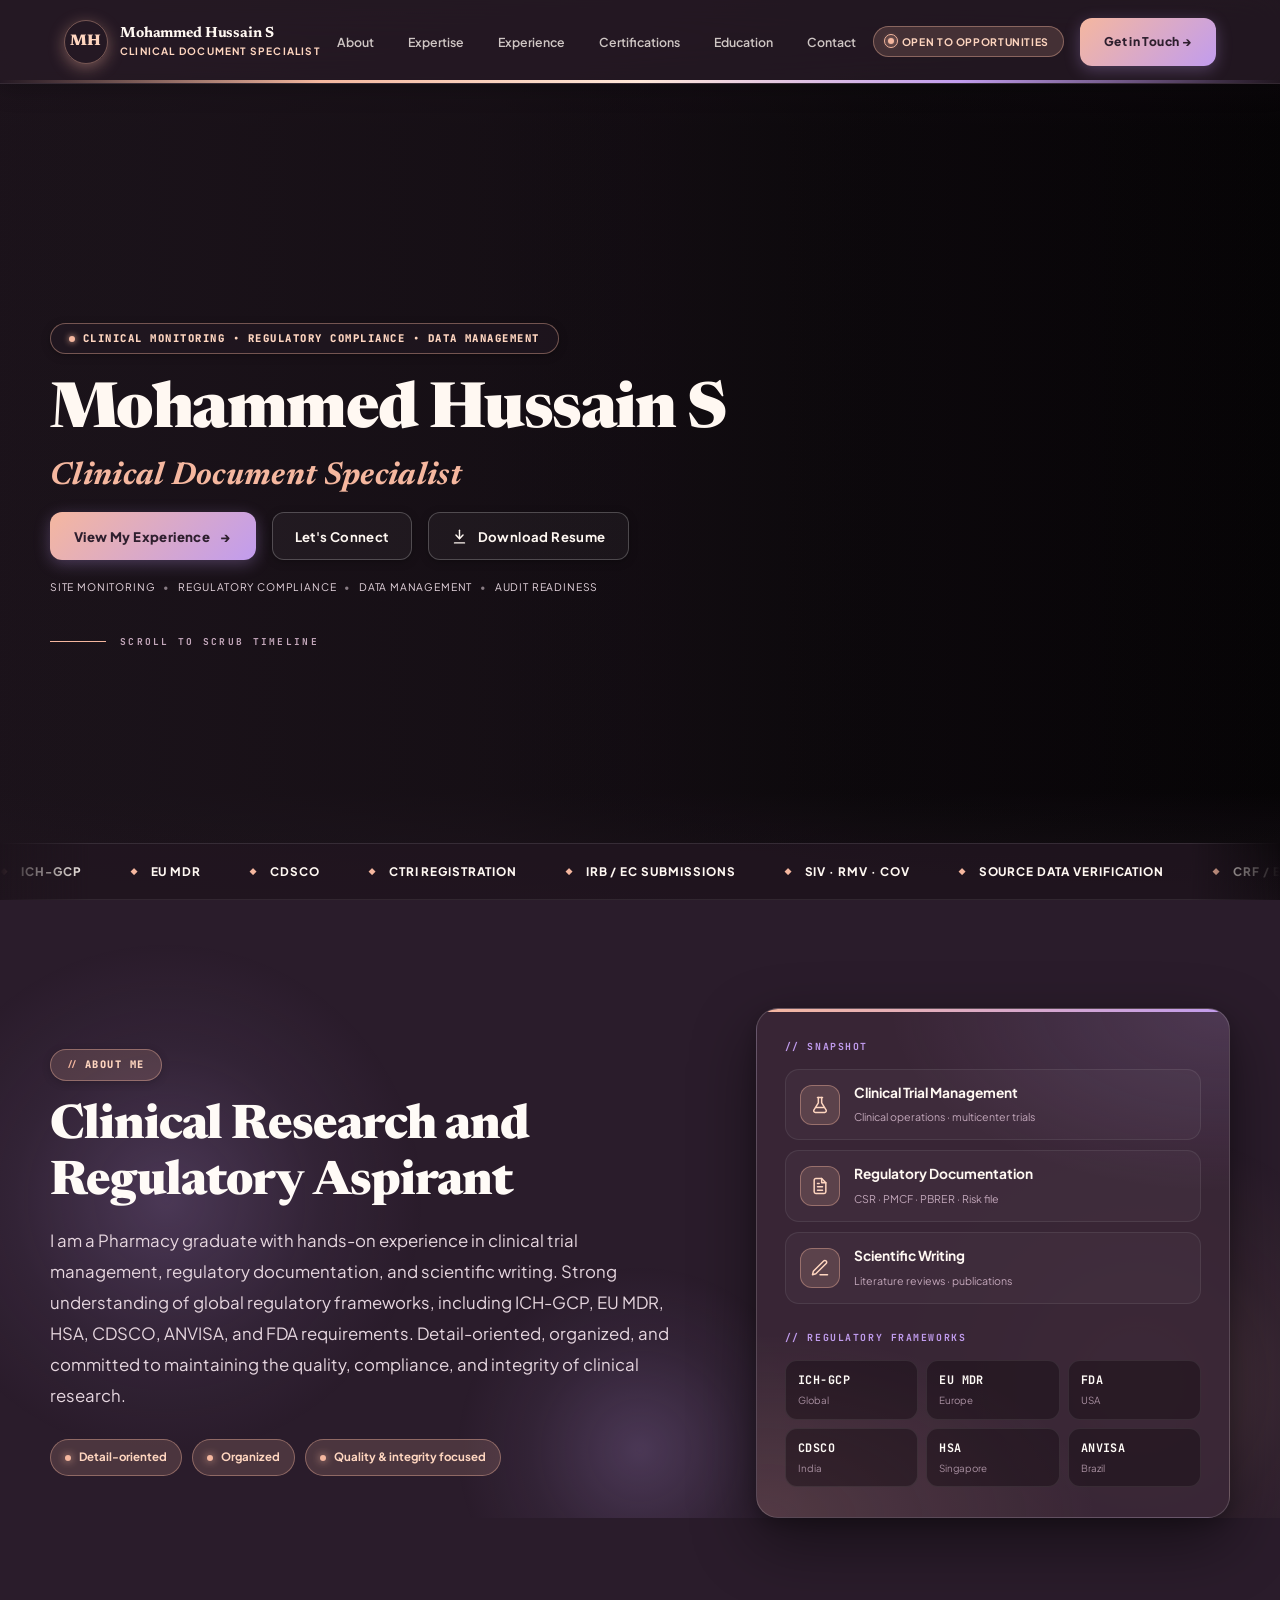
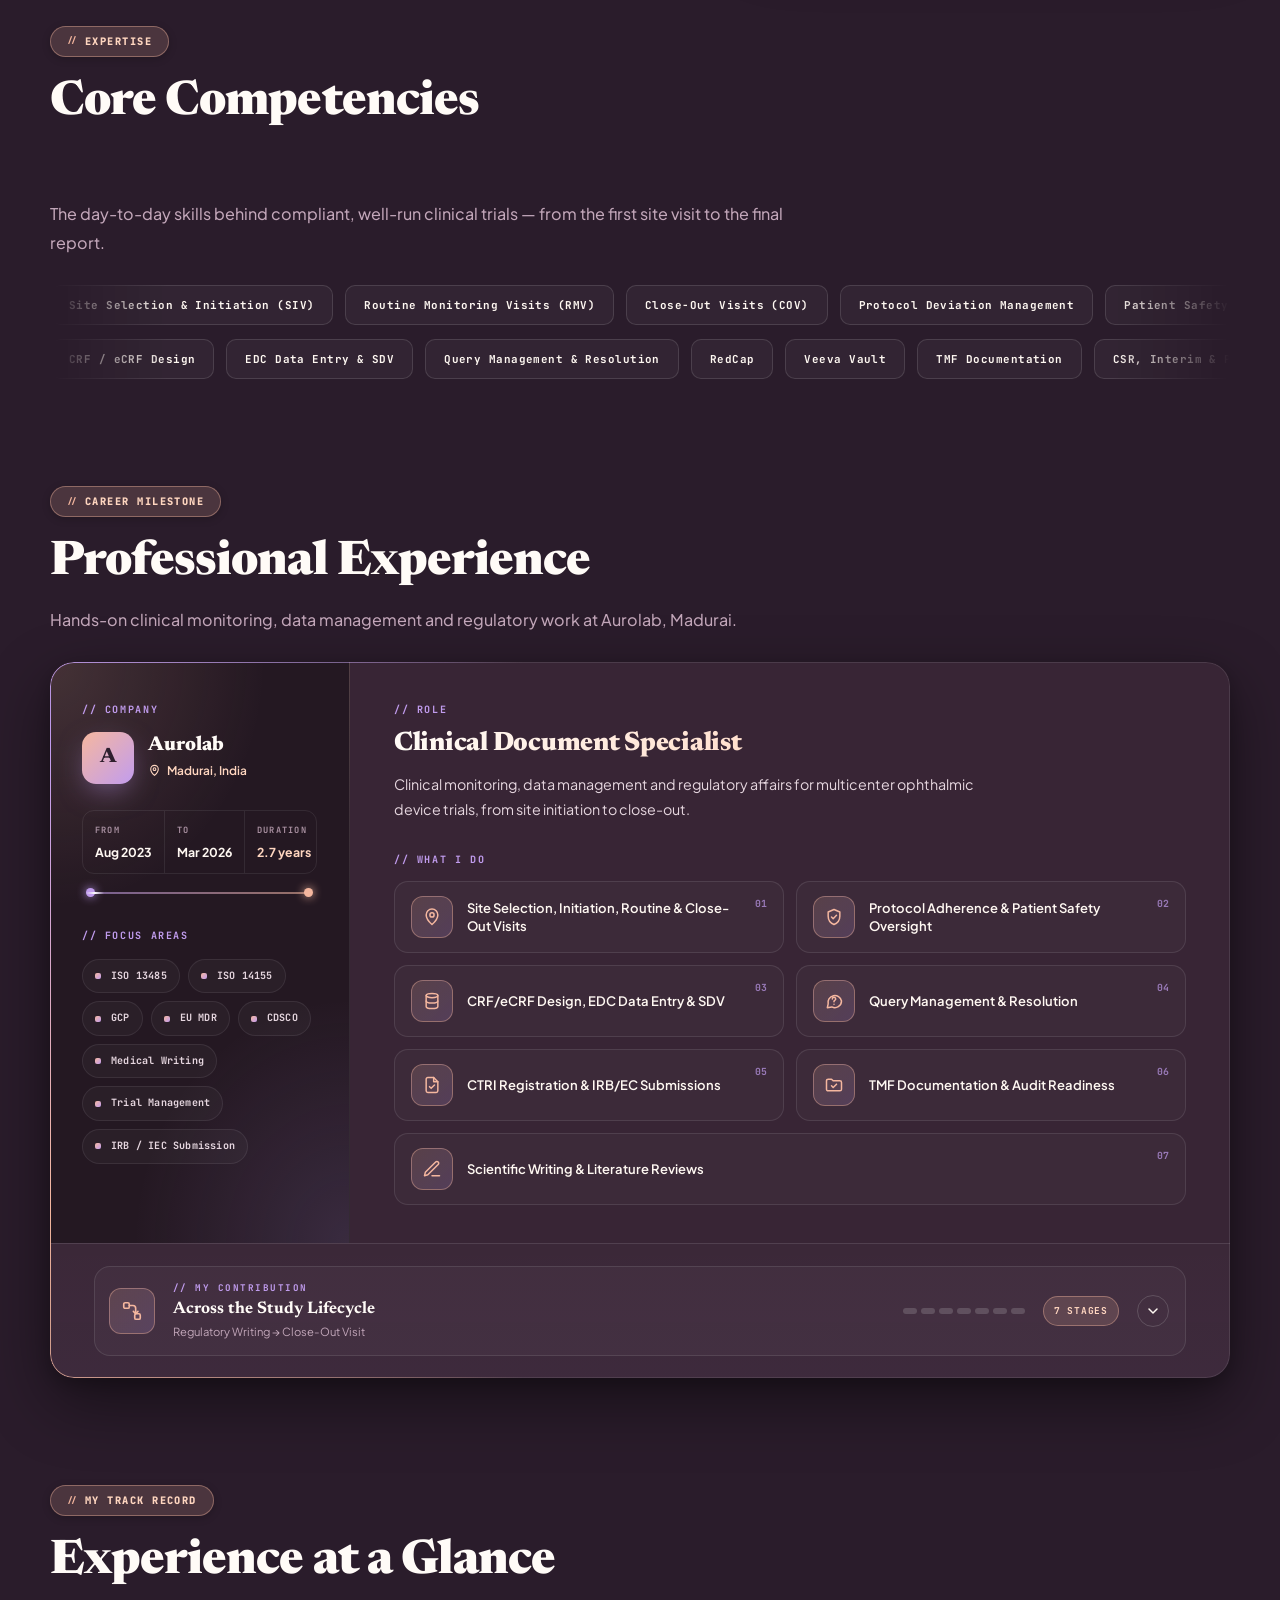
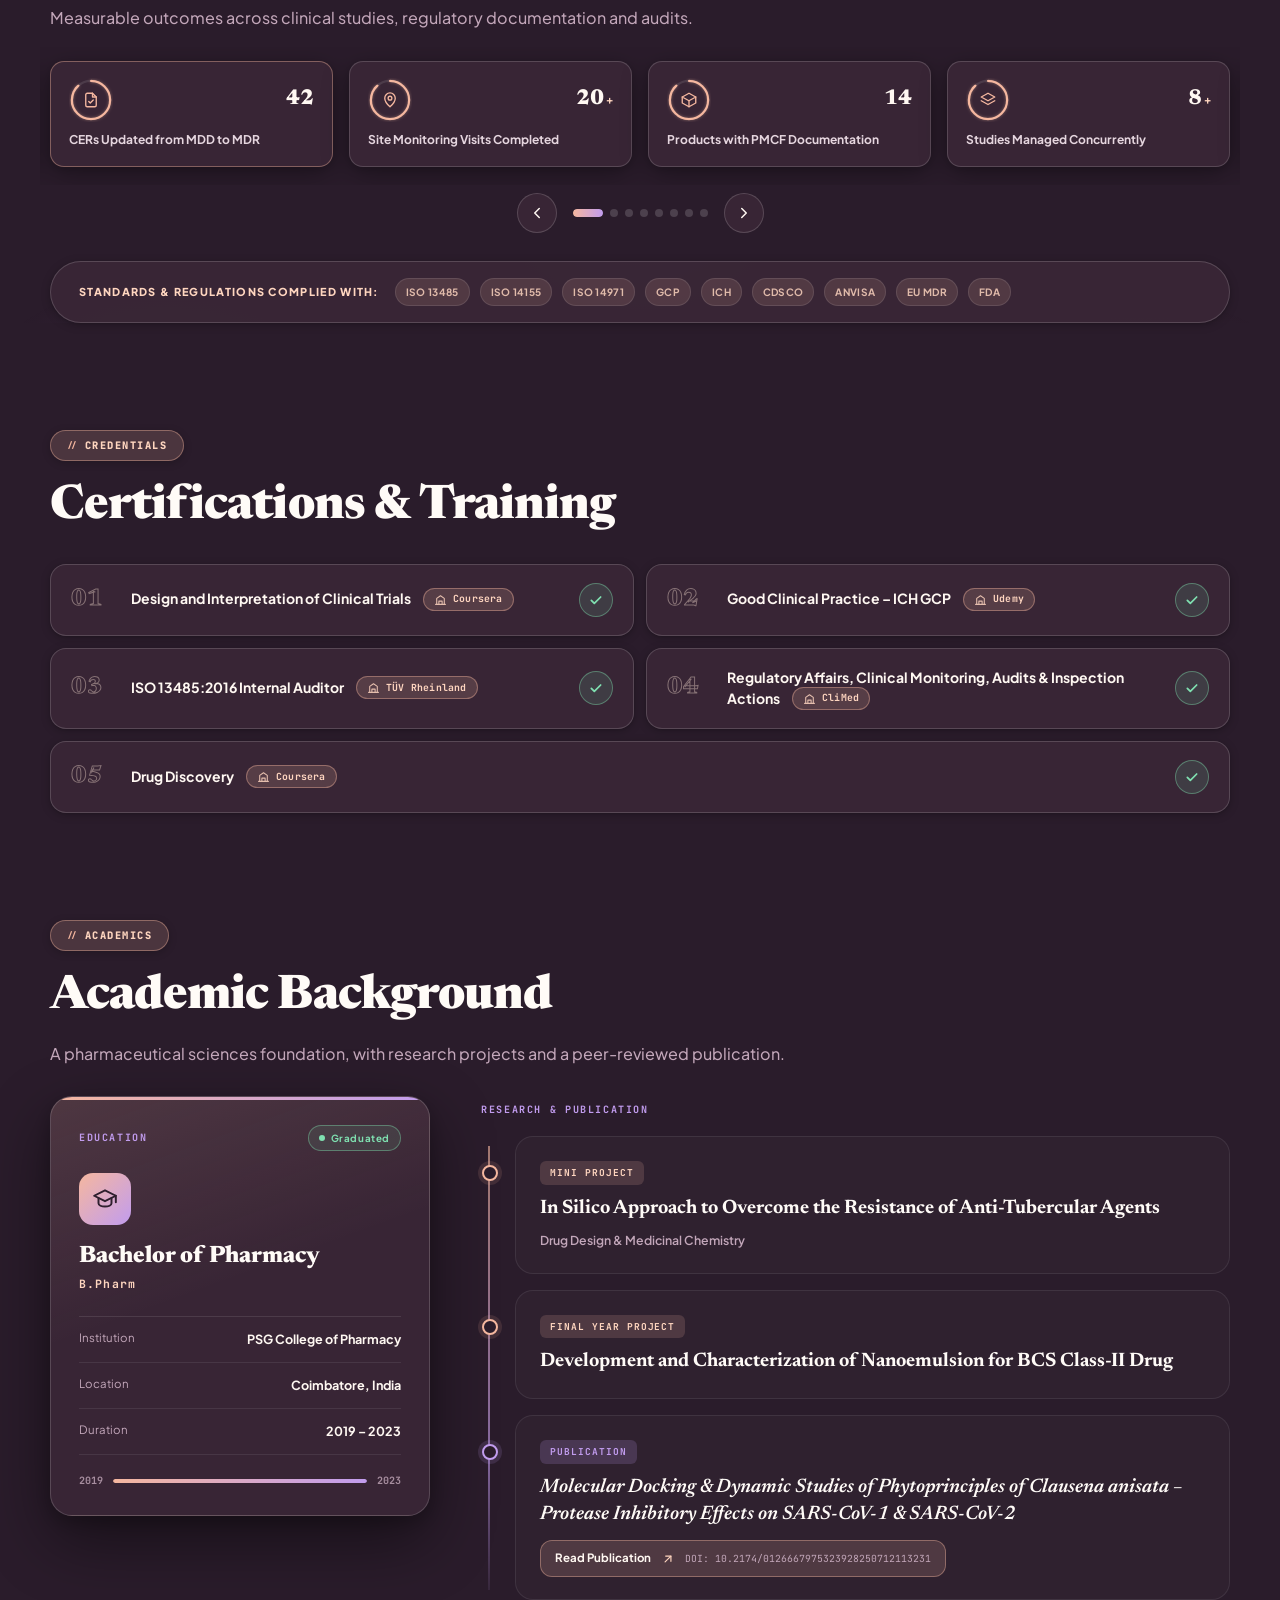
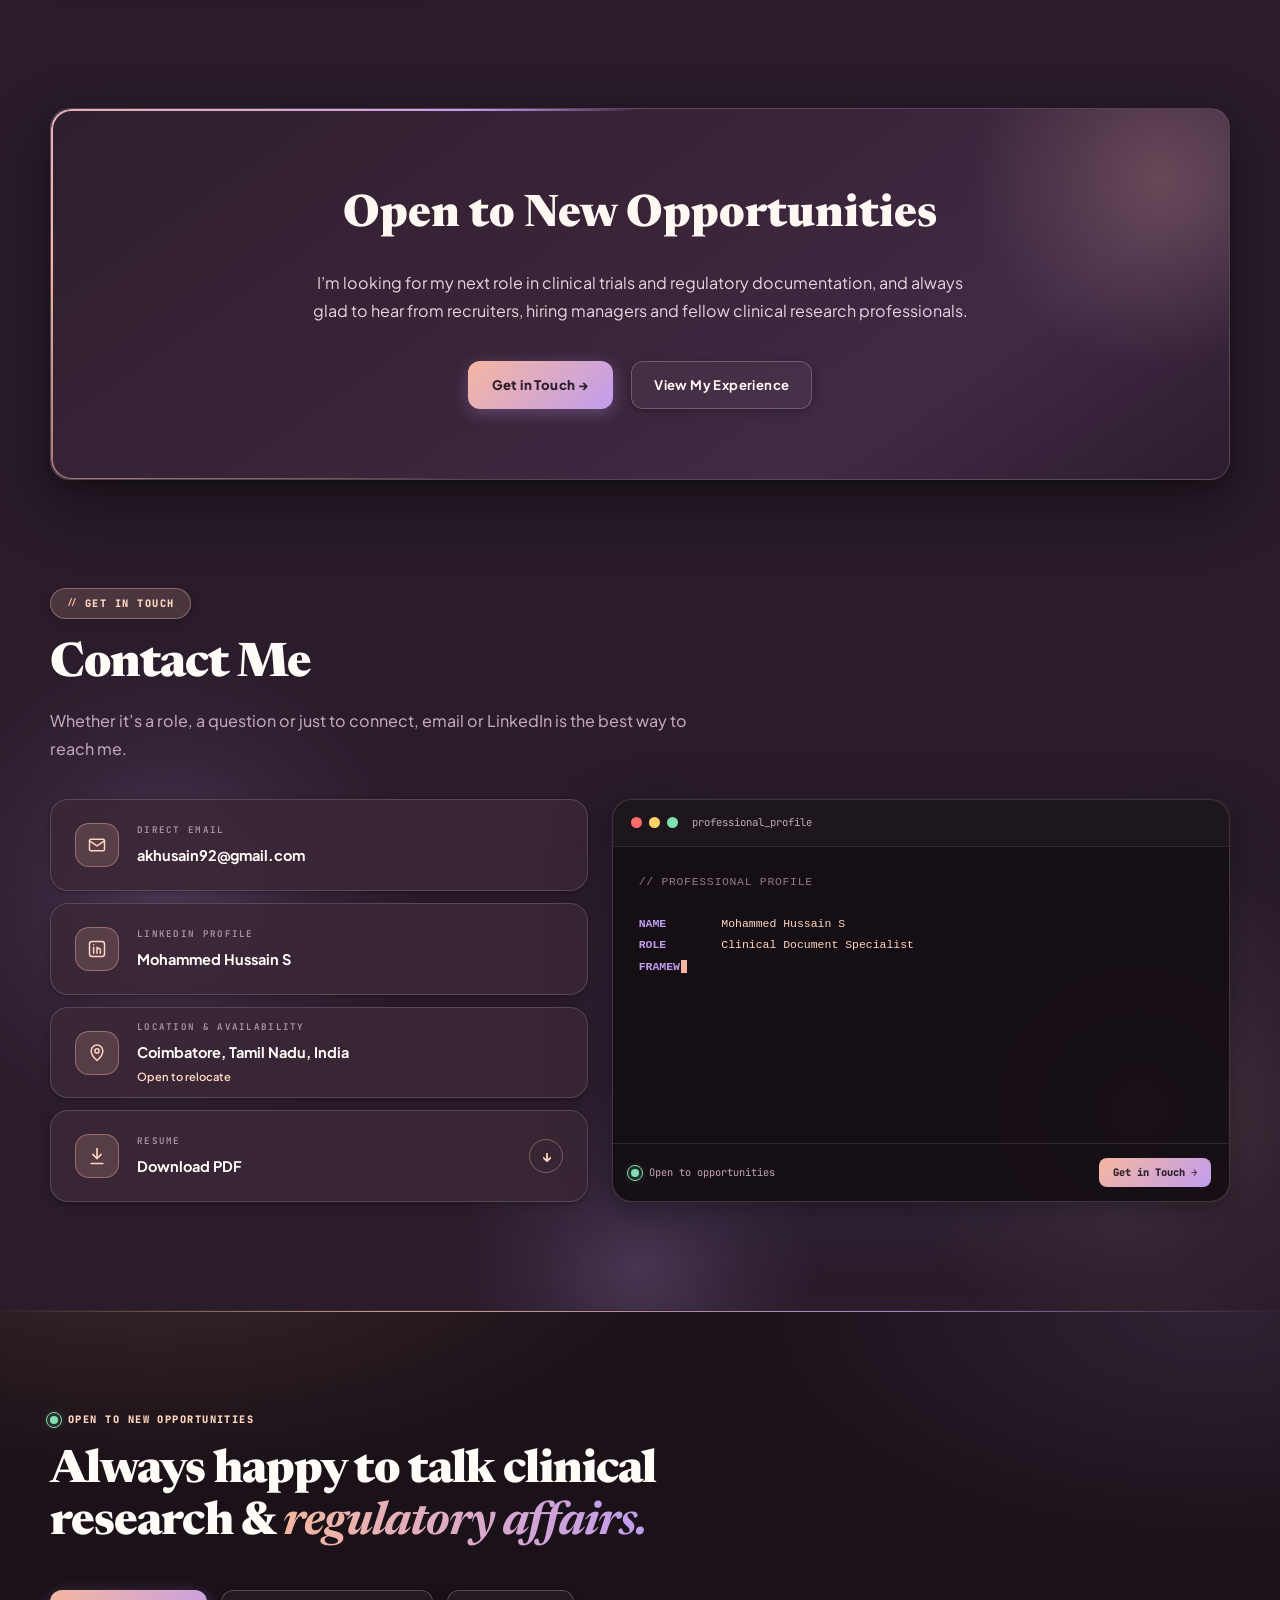
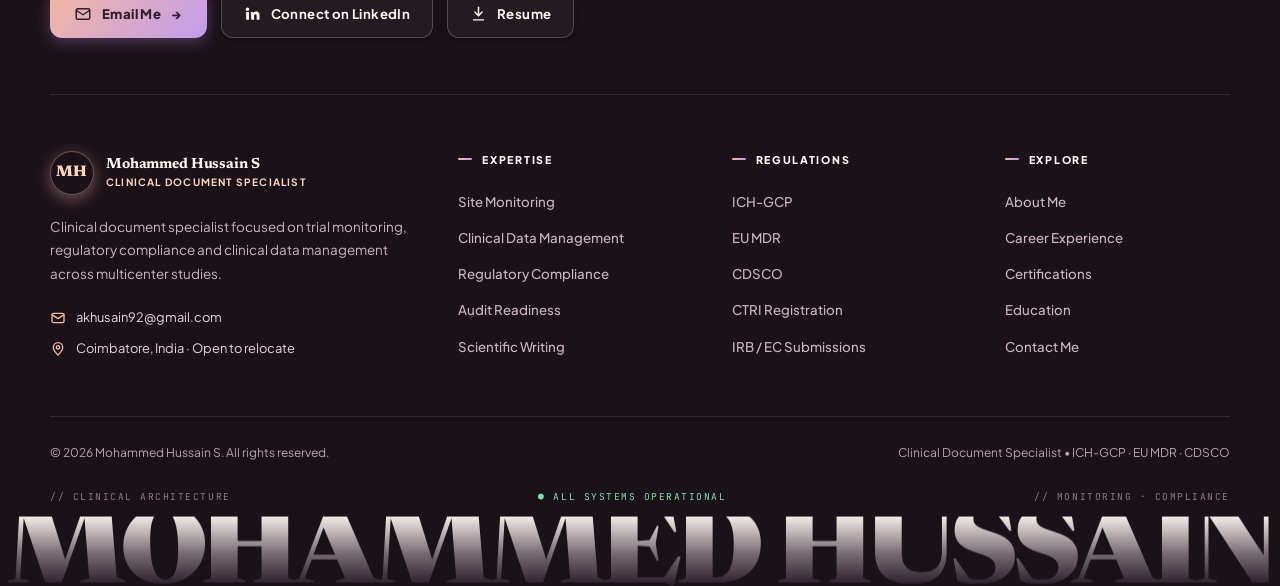
<file: index.html>
<!DOCTYPE html>
<html lang="en">
<head>
  <meta charset="UTF-8" />
  <meta name="viewport" content="width=device-width, initial-scale=1.0, maximum-scale=5.0" />
  
  <title>Mohammed Hussain S — Clinical Document Specialist</title>
  <meta name="description" content="Mohammed Hussain S — Clinical document specialist with 2.7 years in clinical trial monitoring, regulatory compliance and data management across multicenter studies. ICH-GCP · EU MDR · CDSCO." />
  <meta name="robots" content="index, follow" />
  <meta name="keywords" content="Mohammed Hussain S, Clinical Document Specialist, Clinical Research, Clinical Trial Monitoring, SIV, RMV, COV, SDV, ICH-GCP, EU MDR, CDSCO, CTRI, TMF, Aurolab" />
  
  <!-- Open Graph / Social Sharing Meta -->
  <meta property="og:type" content="website" />
  <meta property="og:title" content="Mohammed Hussain S — Clinical Document Specialist" />
  <meta property="og:description" content="Clinical document specialist: 20+ site monitoring visits, 8+ concurrent trials with zero protocol deviations, and 6 notified body audits supported." />
  <meta name="twitter:card" content="summary_large_image" />
  <meta property="og:site_name" content="Mohammed Hussain S" />
  <meta property="og:image" content="ezgif-frame-001.jpg" />
  
  <!-- Google Fonts: Editorial Newsreader Serif + Plus Jakarta Sans + JetBrains Mono -->
  <link rel="preconnect" href="https://fonts.googleapis.com" />
  <link rel="preconnect" href="https://fonts.gstatic.com" crossorigin />
  <link href="https://fonts.googleapis.com/css2?family=JetBrains+Mono:wght@500;700;800&family=Newsreader:ital,opsz,wght@0,6..72,400..800;1,6..72,400..800&family=Plus+Jakarta+Sans:wght@400;500;600;700;800&display=swap" rel="stylesheet" />
  
  <link rel="stylesheet" href="style.css?v=71" />

  <!-- Motion bootstrap: flags JS so hidden-until-animated states never apply without it,
       and a failsafe that always releases the intro even if something goes wrong. -->
  <script>
    (function (d) {
      var r = d.documentElement;
      r.classList.add('js');
      if (window.matchMedia && matchMedia('(prefers-reduced-motion: reduce)').matches) {
        r.classList.add('is-loaded', 'reduced-motion');
      } else {
        var seen = false;
        try { seen = sessionStorage.getItem('mh-intro-seen') === '1'; } catch (e) {}
        if (seen) { r.classList.add('is-loaded', 'no-intro'); }
        else { setTimeout(function () { r.classList.add('is-loaded'); }, 2500); }
      }
    })(document);
  </script>
</head>
<body>
  <a class="skip-link" href="#main-content">Skip to main content</a>

  <!-- Intro curtain (hidden without JS and for reduced motion) -->
  <div class="intro-loader" aria-hidden="true">
    <div class="boot-top">
      <span><i class="boot-blink"></i>Initializing System</span>
      <span>Portfolio &middot; 2026</span>
    </div>
    <div class="boot-center">
      <div class="boot-name">MOHAMMED<span>HUSSAIN</span></div>
      <div class="boot-sub">Clinical Document Specialist</div>
      <div class="boot-pct"><span id="boot-pct">0</span><small>%</small></div>
    </div>
    <div class="boot-bottom">
      <div class="boot-bar"><span id="boot-bar"></span></div>
      <div class="boot-meta">
        <span id="boot-status">Loading modules&hellip;</span>
        <span>ICH-GCP &middot; EU MDR &middot; CDSCO</span>
      </div>
    </div>
  </div>

  <!-- Reading progress bar -->
  <div class="scroll-progress" aria-hidden="true"></div>

  <!-- Cursor follower (desktop pointers only) -->
  <div class="cursor-ring" aria-hidden="true"></div>

  <!-- Background Scroll Animation Canvas (High-Fidelity, Smooth Cinematic Scrubbing) -->
  <canvas id="scroll-canvas" aria-hidden="true"></canvas>

  <!-- Ambient Contrast Vignette (Guarantees Sharp Readability while Preserving Full Video Visibility) -->
  <div class="canvas-overlay" aria-hidden="true"></div>

  <!-- Main Content Layer Floating Gracefully over the Canvas -->
  <div class="content-wrapper">

    <!-- NAVIGATION BAR -->
    <header>
      <nav class="site-nav">
        <a href="#top" class="nav-brand">
          <span class="brand-monogram">MH</span>
          <div class="brand-meta">
            <span class="brand-name">Mohammed Hussain S</span>
            <span class="brand-title">Clinical Document Specialist</span>
          </div>
        </a>

        <ul class="nav-menu">
          <li><a href="#about" class="nav-link">About</a></li>
          <li><a href="#services" class="nav-link">Expertise</a></li>
          <li><a href="#experience" class="nav-link">Experience</a></li>
          <li><a href="#certifications" class="nav-link">Certifications</a></li>
          <li><a href="#credentials" class="nav-link">Education</a></li>
          <li><a href="#contact" class="nav-link">Contact</a></li>
        </ul>

        <div class="nav-actions">
          <div class="status-indicator">
            <span class="status-dot"></span>
            <span>Open to Opportunities</span>
          </div>
          <a href="#contact" class="btn btn-primary btn-sm btn-nav">Get in Touch &rarr;</a>
          <button class="hamburger" id="hamburger-btn" type="button" aria-label="Open navigation menu" aria-expanded="false" aria-controls="mobile-drawer">
            <span></span><span></span><span></span>
          </button>
        </div>
      </nav>

      <!-- Mobile Navigation Drawer -->
      <div class="mobile-nav-drawer" id="mobile-drawer">
        <ul>
          <li><a href="#about">About</a></li>
          <li><a href="#services">Expertise</a></li>
          <li><a href="#experience">Experience</a></li>
          <li><a href="#certifications">Certifications</a></li>
          <li><a href="#credentials">Education</a></li>
          <li><a href="#contact">Contact</a></li>
        </ul>
      </div>
    </header>

    <main id="main-content">

      <!-- HERO SECTION -->
      <section class="hero-section" id="top">
        <div class="container">
          <div class="hero-grid">
            <div class="hero-content">
              <div class="hero-tag hero-seq" style="--d:0">Clinical Monitoring &bull; Regulatory Compliance &bull; Data Management</div>
              <h1 class="hero-title">
                Mohammed Hussain S
                <em class="hero-role">Clinical Document Specialist</em>
              </h1>
              <div class="hero-actions hero-seq" style="--d:780">
                <a href="#experience" class="btn btn-primary">View My Experience <span aria-hidden="true">&rarr;</span></a>
                <a href="#contact" class="btn btn-outline">Let's Connect</a>
                <a href="Mohammed_Hussain_S_Resume.pdf" class="btn btn-outline btn-resume" download><svg viewBox="0 0 24 24" width="17" height="17" fill="none" stroke="currentColor" stroke-width="2" stroke-linecap="round" stroke-linejoin="round" aria-hidden="true"><path d="M12 3v12"/><path d="m7 10 5 5 5-5"/><path d="M5 21h14"/></svg> Download Resume</a>
              </div>
              <p class="hero-proof hero-seq" style="--d:900">
                Site Monitoring <span aria-hidden="true">&bull;</span>
                Regulatory Compliance <span aria-hidden="true">&bull;</span>
                Data Management <span aria-hidden="true">&bull;</span>
                Audit Readiness
              </p>
              <div class="scroll-cue hero-seq" style="--d:1000" aria-hidden="true">
                <span class="scroll-cue-line"></span>
                Scroll to scrub timeline
              </div>
            </div>
          </div>
        </div>

        <!-- SEAMLESS COMPLIANCE TICKER -->
        <div class="marquee-strip hero-seq" style="--d:1100">
          <div class="marquee-track">
            <span class="marquee-pill">ICH-GCP</span><span class="marquee-pill">EU MDR</span><span class="marquee-pill">CDSCO</span><span class="marquee-pill">CTRI Registration</span><span class="marquee-pill">IRB / EC Submissions</span><span class="marquee-pill">SIV · RMV · COV</span><span class="marquee-pill">Source Data Verification</span><span class="marquee-pill">CRF / eCRF Design</span><span class="marquee-pill">TMF Documentation</span><span class="marquee-pill">Notified Body Audits</span><span class="marquee-pill">ICH-GCP</span><span class="marquee-pill">EU MDR</span><span class="marquee-pill">CDSCO</span><span class="marquee-pill">CTRI Registration</span><span class="marquee-pill">IRB / EC Submissions</span><span class="marquee-pill">SIV · RMV · COV</span><span class="marquee-pill">Source Data Verification</span><span class="marquee-pill">CRF / eCRF Design</span><span class="marquee-pill">TMF Documentation</span><span class="marquee-pill">Notified Body Audits</span>
          </div>
        </div>
      </section>

      <!-- ABOUT -->
      <section id="about">
        <div class="glow-field" aria-hidden="true"><span></span><span></span><span></span></div>
        <div class="container">
          <div class="about-grid">
            <div class="about-copy">
              <div class="section-badge">About Me</div>
              <h2 class="section-title">Clinical Research and Regulatory Aspirant</h2>
              <p class="about-text">
                I am a Pharmacy graduate with hands-on experience in clinical trial management, regulatory documentation, and scientific writing. Strong understanding of global regulatory frameworks, including ICH-GCP, EU MDR, HSA, CDSCO, ANVISA, and FDA requirements. Detail-oriented, organized, and committed to maintaining the quality, compliance, and integrity of clinical research.
              </p>
              <ul class="about-traits" aria-label="Working style">
                <li>Detail-oriented</li>
                <li>Organized</li>
                <li>Quality &amp; integrity focused</li>
              </ul>
            </div>

            <aside class="about-card reveal-on-scroll" aria-label="Profile snapshot">
              <span class="about-card-label">// Snapshot</span>

              <ul class="about-focus">
                <li><span class="about-focus-icon"><svg class="li" viewBox="0 0 24 24" width="20" height="20" fill="none" stroke="currentColor" stroke-width="1.8" stroke-linecap="round" stroke-linejoin="round" aria-hidden="true"><path d="M9 3h6"/><path d="M10 3v6.5L4.6 18.2A2 2 0 0 0 6.3 21h11.4a2 2 0 0 0 1.7-2.8L14 9.5V3"/><path d="M7.5 15h9"/></svg></span><span><b>Clinical Trial Management</b><small>Clinical operations &middot; multicenter trials</small></span></li>
                <li><span class="about-focus-icon"><svg class="li" viewBox="0 0 24 24" width="20" height="20" fill="none" stroke="currentColor" stroke-width="1.8" stroke-linecap="round" stroke-linejoin="round" aria-hidden="true"><path d="M14 3H7a2 2 0 0 0-2 2v14a2 2 0 0 0 2 2h10a2 2 0 0 0 2-2V8z"/><path d="M14 3v5h5"/><path d="M9 13h6M9 17h6M9 9h2"/></svg></span><span><b>Regulatory Documentation</b><small>CSR &middot; PMCF &middot; PBRER &middot; Risk file</small></span></li>
                <li><span class="about-focus-icon"><svg class="li" viewBox="0 0 24 24" width="20" height="20" fill="none" stroke="currentColor" stroke-width="1.8" stroke-linecap="round" stroke-linejoin="round" aria-hidden="true"><path d="M12 20h9"/><path d="M16.4 3.6a2.1 2.1 0 0 1 3 3L7 19l-4 1 1-4z"/></svg></span><span><b>Scientific Writing</b><small>Literature reviews &middot; publications</small></span></li>
              </ul>

              <span class="about-card-label about-card-label--mt">// Regulatory Frameworks</span>
              <div class="about-fw">
                <span><b>ICH-GCP</b><small>Global</small></span>
                <span><b>EU MDR</b><small>Europe</small></span>
                <span><b>FDA</b><small>USA</small></span>
                <span><b>CDSCO</b><small>India</small></span>
                <span><b>HSA</b><small>Singapore</small></span>
                <span><b>ANVISA</b><small>Brazil</small></span>
              </div>
            </aside>
          </div>
        </div>
      </section>

      <!-- CORE COMPETENCIES -->
      <section id="services">
        <div class="container">
          <div class="section-badge">Expertise</div>
          <h2 class="section-title">Core Competencies</h2>
          <h3 class="section-subtitle-accent">Clinical Monitoring &middot; Data Management &middot; Regulatory Documentation</h3>
          <p class="section-description">
            The day-to-day skills behind compliant, well-run clinical trials &mdash; from the first site visit to the final report.
          </p>

          <div class="tech-marquee" aria-label="Core competencies">
            <div class="tech-row"><div class="tech-track"><span class="tech-pill">Site Selection &amp; Initiation (SIV)</span><span class="tech-pill">Routine Monitoring Visits (RMV)</span><span class="tech-pill">Close-Out Visits (COV)</span><span class="tech-pill">Protocol Deviation Management</span><span class="tech-pill">Patient Safety Oversight</span><span class="tech-pill">ICH-GCP Compliance</span><span class="tech-pill">EU MDR</span><span class="tech-pill">CDSCO Guidelines</span><span class="tech-pill">CTRI Registration</span><span class="tech-pill">IRB / EC Submissions</span><span class="tech-pill">Site Selection &amp; Initiation (SIV)</span><span class="tech-pill">Routine Monitoring Visits (RMV)</span><span class="tech-pill">Close-Out Visits (COV)</span><span class="tech-pill">Protocol Deviation Management</span><span class="tech-pill">Patient Safety Oversight</span><span class="tech-pill">ICH-GCP Compliance</span><span class="tech-pill">EU MDR</span><span class="tech-pill">CDSCO Guidelines</span><span class="tech-pill">CTRI Registration</span><span class="tech-pill">IRB / EC Submissions</span></div></div>
            <div class="tech-row tech-row--rev"><div class="tech-track"><span class="tech-pill">CRF / eCRF Design</span><span class="tech-pill">EDC Data Entry &amp; SDV</span><span class="tech-pill">Query Management &amp; Resolution</span><span class="tech-pill">RedCap</span><span class="tech-pill">Veeva Vault</span><span class="tech-pill">TMF Documentation</span><span class="tech-pill">CSR, Interim &amp; PMCF Reports</span><span class="tech-pill">Informed Consent Forms (ICFs)</span><span class="tech-pill">Notified Body Audits &middot; TÜV Rheinland &middot; BSI &middot; HTCERT &middot; DQS Med</span><span class="tech-pill">CRF / eCRF Design</span><span class="tech-pill">EDC Data Entry &amp; SDV</span><span class="tech-pill">Query Management &amp; Resolution</span><span class="tech-pill">RedCap</span><span class="tech-pill">Veeva Vault</span><span class="tech-pill">TMF Documentation</span><span class="tech-pill">CSR, Interim &amp; PMCF Reports</span><span class="tech-pill">Informed Consent Forms (ICFs)</span><span class="tech-pill">Notified Body Audits &middot; TÜV Rheinland &middot; BSI &middot; HTCERT &middot; DQS Med</span></div></div>
          </div>
        </div>
      </section>

      <!-- CAREER EXPERIENCE -->
      <section id="experience">
        <div class="container experience-container">
          <div class="section-badge">Career Milestone</div>
          <h2 class="section-title">Professional Experience</h2>
          <p class="section-description">
            Hands-on clinical monitoring, data management and regulatory work at Aurolab, Madurai.
          </p>

          <article class="xp reveal-on-scroll">
            <aside class="xp-side">
              <span class="xp-kicker">// Company</span>
              <div class="xp-org">
                <div class="xp-logo" aria-hidden="true">A</div>
                <div>
                  <div class="xp-company">Aurolab</div>
                  <div class="xp-loc">
                    <svg viewBox="0 0 24 24" width="13" height="13" fill="none" stroke="currentColor" stroke-width="2" stroke-linecap="round" stroke-linejoin="round" aria-hidden="true"><path d="M12 21s-7-6.2-7-11.5A7 7 0 0 1 19 9.5C19 14.8 12 21 12 21z"/><circle cx="12" cy="9.5" r="2.5"/></svg>
                    Madurai, India
                  </div>
                </div>
              </div>

              <dl class="xp-meta">
                <div><dt>From</dt><dd>Aug 2023</dd></div>
                <div><dt>To</dt><dd>Mar 2026</dd></div>
                <div><dt>Duration</dt><dd class="xp-meta-hi">2.7 years</dd></div>
              </dl>
              <div class="xp-span" aria-hidden="true"><i></i><span class="xp-span-pulse"></span><i></i></div>

              <span class="xp-kicker xp-kicker--focus">// Focus Areas</span>
              <ul class="xp-focus">
                <li>ISO 13485</li>
                <li>ISO 14155</li>
                <li>GCP</li>
                <li>EU MDR</li>
                <li>CDSCO</li>
                <li>Medical Writing</li>
                <li>Trial Management</li>
                <li>IRB / IEC Submission</li>
              </ul>
            </aside>

            <div class="xp-main">
              <span class="xp-kicker">// Role</span>
              <h3 class="xp-role">Clinical Document Specialist</h3>
              <p class="xp-summary">Clinical monitoring, data management and regulatory affairs for multicenter ophthalmic device trials, from site initiation to close-out.</p>

              <h4 class="xp-kicker xp-kicker--list">// What I Do</h4>
              <ol class="xp-duties stagger-parent">
                <li class="xp-duty"><span class="xp-duty-icon" aria-hidden="true"><svg class="li" viewBox="0 0 24 24" width="20" height="20" fill="none" stroke="currentColor" stroke-width="1.8" stroke-linecap="round" stroke-linejoin="round"><path d="M12 21s-7-6.2-7-11.5A7 7 0 0 1 19 9.5C19 14.8 12 21 12 21z"/><circle cx="12" cy="9.5" r="2.5"/></svg></span><span class="xp-duty-num">01</span><span class="xp-duty-text">Site Selection, Initiation, Routine &amp; Close-Out Visits</span></li>
                <li class="xp-duty"><span class="xp-duty-icon" aria-hidden="true"><svg class="li" viewBox="0 0 24 24" width="20" height="20" fill="none" stroke="currentColor" stroke-width="1.8" stroke-linecap="round" stroke-linejoin="round"><path d="M12 3 5 6v5c0 4.5 3 8.3 7 10 4-1.7 7-5.5 7-10V6z"/><path d="m9 12 2 2 4-4"/></svg></span><span class="xp-duty-num">02</span><span class="xp-duty-text">Protocol Adherence &amp; Patient Safety Oversight</span></li>
                <li class="xp-duty"><span class="xp-duty-icon" aria-hidden="true"><svg class="li" viewBox="0 0 24 24" width="20" height="20" fill="none" stroke="currentColor" stroke-width="1.8" stroke-linecap="round" stroke-linejoin="round"><ellipse cx="12" cy="5.5" rx="7" ry="2.5"/><path d="M5 5.5v13c0 1.4 3.1 2.5 7 2.5s7-1.1 7-2.5v-13"/><path d="M5 12c0 1.4 3.1 2.5 7 2.5s7-1.1 7-2.5"/></svg></span><span class="xp-duty-num">03</span><span class="xp-duty-text">CRF/eCRF Design, EDC Data Entry &amp; SDV</span></li>
                <li class="xp-duty"><span class="xp-duty-icon" aria-hidden="true"><svg class="li" viewBox="0 0 24 24" width="20" height="20" fill="none" stroke="currentColor" stroke-width="1.8" stroke-linecap="round" stroke-linejoin="round"><path d="M21 12a8 8 0 0 1-11.6 7.1L4 20l1-4.6A8 8 0 1 1 21 12z"/><path d="M10 9.5a2 2 0 1 1 2.8 1.8c-.5.3-.8.7-.8 1.2v.5"/><path d="M12 16h.01"/></svg></span><span class="xp-duty-num">04</span><span class="xp-duty-text">Query Management &amp; Resolution</span></li>
                <li class="xp-duty"><span class="xp-duty-icon" aria-hidden="true"><svg class="li" viewBox="0 0 24 24" width="20" height="20" fill="none" stroke="currentColor" stroke-width="1.8" stroke-linecap="round" stroke-linejoin="round"><path d="M14 3H7a2 2 0 0 0-2 2v14a2 2 0 0 0 2 2h10a2 2 0 0 0 2-2V8z"/><path d="M14 3v5h5"/><path d="m9 14 2 2 4-4"/></svg></span><span class="xp-duty-num">05</span><span class="xp-duty-text">CTRI Registration &amp; IRB/EC Submissions</span></li>
                <li class="xp-duty"><span class="xp-duty-icon" aria-hidden="true"><svg class="li" viewBox="0 0 24 24" width="20" height="20" fill="none" stroke="currentColor" stroke-width="1.8" stroke-linecap="round" stroke-linejoin="round"><path d="M3 7a2 2 0 0 1 2-2h4l2 2h8a2 2 0 0 1 2 2v8a2 2 0 0 1-2 2H5a2 2 0 0 1-2-2z"/><path d="m9 13 2 2 4-4"/></svg></span><span class="xp-duty-num">06</span><span class="xp-duty-text">TMF Documentation &amp; Audit Readiness</span></li>
                <li class="xp-duty"><span class="xp-duty-icon" aria-hidden="true"><svg class="li" viewBox="0 0 24 24" width="20" height="20" fill="none" stroke="currentColor" stroke-width="1.8" stroke-linecap="round" stroke-linejoin="round"><path d="M12 20h9"/><path d="M16.4 3.6a2.1 2.1 0 0 1 3 3L7 19l-4 1 1-4z"/></svg></span><span class="xp-duty-num">07</span><span class="xp-duty-text">Scientific Writing &amp; Literature Reviews</span></li>
              </ol>
            </div>
            <div class="xp-flow">
              <h4 class="xp-flow-head">
                <button type="button" class="xp-flow-toggle" aria-expanded="false" aria-controls="xp-pipe">
                  <span class="xp-flow-icon" aria-hidden="true"><svg class="li" viewBox="0 0 24 24" width="22" height="22" fill="none" stroke="currentColor" stroke-width="1.8" stroke-linecap="round" stroke-linejoin="round"><rect x="3" y="3" width="6" height="6" rx="1.5"/><rect x="15" y="15" width="6" height="6" rx="1.5"/><path d="M9 6h4a3 3 0 0 1 3 3v6"/><path d="m13.5 12.5 2.5 2.5 2.5-2.5"/></svg></span>
                  <span class="xp-flow-titles">
                    <span class="xp-flow-eyebrow">// My Contribution</span>
                    <span class="xp-flow-title">Across the Study Lifecycle</span>
                    <span class="xp-flow-sub">Regulatory Writing &rarr; Close-Out Visit</span>
                  </span>
                  <span class="xp-flow-meter" aria-hidden="true"><i></i><i></i><i></i><i></i><i></i><i></i><i></i></span>
                  <span class="xp-flow-badge">7 Stages</span>
                  <span class="xp-flow-chev" aria-hidden="true"><svg viewBox="0 0 24 24" width="16" height="16" fill="none" stroke="currentColor" stroke-width="2.2" stroke-linecap="round" stroke-linejoin="round"><path d="m6 9 6 6 6-6"/></svg></span>
                </button>
              </h4>
              <div class="xp-pipe-wrap">
                <ol class="xp-pipe" id="xp-pipe">
                  <li class="xp-pipe-step" style="--si:0"><span class="xp-pipe-num">01</span><span class="xp-pipe-text">Regulatory Writing</span></li>
                  <li class="xp-pipe-step" style="--si:1"><span class="xp-pipe-num">02</span><span class="xp-pipe-text">Site Selection</span></li>
                  <li class="xp-pipe-step" style="--si:2"><span class="xp-pipe-num">03</span><span class="xp-pipe-text">Collaboration with Doctors, Staff &amp; Marketing Teams</span></li>
                  <li class="xp-pipe-step" style="--si:3"><span class="xp-pipe-num">04</span><span class="xp-pipe-text">IRB / IEC Submission &amp; Clearance</span></li>
                  <li class="xp-pipe-step" style="--si:4"><span class="xp-pipe-num">05</span><span class="xp-pipe-text">Study Initiation Visit</span></li>
                  <li class="xp-pipe-step" style="--si:5"><span class="xp-pipe-num">06</span><span class="xp-pipe-text">Data Collection &amp; Analysis</span></li>
                  <li class="xp-pipe-step" style="--si:6"><span class="xp-pipe-num">07</span><span class="xp-pipe-text">Close-Out Visit</span></li>
                </ol>
              </div>
            </div>
          </article>
        </div>
      </section>

      <!-- EXPERIENCE AT A GLANCE -->
      <section id="track-record">
        <div class="container">
  <div class="section-tag reveal-left">My Track Record</div>
  <h2 class="section-title">Experience at a Glance</h2>
  <p class="section-sub">
    Measurable outcomes across clinical studies, regulatory documentation and audits.
  </p>
  <div class="tr-carousel" aria-roledescription="carousel" aria-label="Experience at a glance">
    <div class="tr-viewport">
  <div class="tr-row stagger-parent">
    <div class="tr-stat">
      <div class="tr-top-row">
        <div class="tr-ring-wrap">
          <svg class="tr-ring" viewBox="0 0 120 120" aria-hidden="true">
            <circle class="tr-ring-track" cx="60" cy="60" r="52"></circle>
            <circle class="tr-ring-fill" cx="60" cy="60" r="52"></circle>
          </svg>
          <div class="tr-icon-circle"><svg class="li" viewBox="0 0 24 24" width="22" height="22" fill="none" stroke="currentColor" stroke-width="1.8" stroke-linecap="round" stroke-linejoin="round" aria-hidden="true"><path d="M14 3H7a2 2 0 0 0-2 2v14a2 2 0 0 0 2 2h10a2 2 0 0 0 2-2V8z"/><path d="M14 3v5h5"/><path d="m9 14 2 2 4-4"/></svg></div>
        </div>
        <div class="tr-num">
          <span class="stat-count" data-target="42">42</span>
        </div>
      </div>
      <div class="tr-label">CERs Updated from MDD to MDR</div>
    </div>
    <div class="tr-stat">
      <div class="tr-top-row">
        <div class="tr-ring-wrap">
          <svg class="tr-ring" viewBox="0 0 120 120" aria-hidden="true">
            <circle class="tr-ring-track" cx="60" cy="60" r="52"></circle>
            <circle class="tr-ring-fill" cx="60" cy="60" r="52"></circle>
          </svg>
          <div class="tr-icon-circle"><svg class="li" viewBox="0 0 24 24" width="22" height="22" fill="none" stroke="currentColor" stroke-width="1.8" stroke-linecap="round" stroke-linejoin="round" aria-hidden="true"><path d="M12 21s-7-6.2-7-11.5A7 7 0 0 1 19 9.5C19 14.8 12 21 12 21z"/><circle cx="12" cy="9.5" r="2.5"/></svg></div>
        </div>
        <div class="tr-num">
          <span class="stat-count" data-target="20">20</span>
          <span>+</span>
        </div>
      </div>
      <div class="tr-label">Site Monitoring Visits Completed</div>
    </div>
    <div class="tr-stat">
      <div class="tr-top-row">
        <div class="tr-ring-wrap">
          <svg class="tr-ring" viewBox="0 0 120 120" aria-hidden="true">
            <circle class="tr-ring-track" cx="60" cy="60" r="52"></circle>
            <circle class="tr-ring-fill" cx="60" cy="60" r="52"></circle>
          </svg>
          <div class="tr-icon-circle"><svg class="li" viewBox="0 0 24 24" width="22" height="22" fill="none" stroke="currentColor" stroke-width="1.8" stroke-linecap="round" stroke-linejoin="round" aria-hidden="true"><path d="m21 8-9-5-9 5 9 5z"/><path d="M3 8v8l9 5 9-5V8"/><path d="M12 13v8"/></svg></div>
        </div>
        <div class="tr-num">
          <span class="stat-count" data-target="14">14</span>
        </div>
      </div>
      <div class="tr-label">Products with PMCF Documentation</div>
    </div>
    <div class="tr-stat">
      <div class="tr-top-row">
        <div class="tr-ring-wrap">
          <svg class="tr-ring" viewBox="0 0 120 120" aria-hidden="true">
            <circle class="tr-ring-track" cx="60" cy="60" r="52"></circle>
            <circle class="tr-ring-fill" cx="60" cy="60" r="52"></circle>
          </svg>
          <div class="tr-icon-circle"><svg class="li" viewBox="0 0 24 24" width="22" height="22" fill="none" stroke="currentColor" stroke-width="1.8" stroke-linecap="round" stroke-linejoin="round" aria-hidden="true"><path d="m12 3 9 5-9 5-9-5z"/><path d="m3 13 9 5 9-5"/></svg></div>
        </div>
        <div class="tr-num">
          <span class="stat-count" data-target="8">8</span>
          <span>+</span>
        </div>
      </div>
      <div class="tr-label">Studies Managed Concurrently</div>
    </div>
    <div class="tr-stat">
      <div class="tr-top-row">
        <div class="tr-ring-wrap">
          <svg class="tr-ring" viewBox="0 0 120 120" aria-hidden="true">
            <circle class="tr-ring-track" cx="60" cy="60" r="52"></circle>
            <circle class="tr-ring-fill" cx="60" cy="60" r="52"></circle>
          </svg>
          <div class="tr-icon-circle"><svg class="li" viewBox="0 0 24 24" width="22" height="22" fill="none" stroke="currentColor" stroke-width="1.8" stroke-linecap="round" stroke-linejoin="round" aria-hidden="true"><path d="M3 21h18"/><path d="M5 21V10M9.5 21V10M14.5 21V10M19 21V10"/><path d="M2 10 12 4l10 6z"/></svg></div>
        </div>
        <div class="tr-num">
          <span class="stat-count" data-target="6">6</span>
        </div>
      </div>
      <div class="tr-label">Notified Body Audits Undergone</div>
    </div>
    <div class="tr-stat">
      <div class="tr-top-row">
        <div class="tr-ring-wrap">
          <svg class="tr-ring" viewBox="0 0 120 120" aria-hidden="true">
            <circle class="tr-ring-track" cx="60" cy="60" r="52"></circle>
            <circle class="tr-ring-fill" cx="60" cy="60" r="52"></circle>
          </svg>
          <div class="tr-icon-circle"><svg class="li" viewBox="0 0 24 24" width="22" height="22" fill="none" stroke="currentColor" stroke-width="1.8" stroke-linecap="round" stroke-linejoin="round" aria-hidden="true"><rect x="4" y="3" width="16" height="18" rx="2"/><path d="M9 8h6M9 12h6M10 21v-4h4v4"/></svg></div>
        </div>
        <div class="tr-num">
          <span class="stat-count" data-target="5">5</span>
        </div>
      </div>
      <div class="tr-label">Clinical Sites Supported</div>
    </div>
    <div class="tr-stat">
      <div class="tr-top-row">
        <div class="tr-ring-wrap">
          <svg class="tr-ring" viewBox="0 0 120 120" aria-hidden="true">
            <circle class="tr-ring-track" cx="60" cy="60" r="52"></circle>
            <circle class="tr-ring-fill" cx="60" cy="60" r="52"></circle>
          </svg>
          <div class="tr-icon-circle"><svg class="li" viewBox="0 0 24 24" width="22" height="22" fill="none" stroke="currentColor" stroke-width="1.8" stroke-linecap="round" stroke-linejoin="round" aria-hidden="true"><path d="M14 3H7a2 2 0 0 0-2 2v14a2 2 0 0 0 2 2h10a2 2 0 0 0 2-2V8z"/><path d="M14 3v5h5"/><path d="M9 17v-3M12 17v-5M15 17v-2"/></svg></div>
        </div>
        <div class="tr-num">
          <span class="stat-count" data-target="4">4</span>
        </div>
      </div>
      <div class="tr-label">Clinical Study Reports (CSR) Prepared</div>
    </div>
    <div class="tr-stat">
      <div class="tr-top-row">
        <div class="tr-ring-wrap">
          <svg class="tr-ring" viewBox="0 0 120 120" aria-hidden="true">
            <circle class="tr-ring-track" cx="60" cy="60" r="52"></circle>
            <circle class="tr-ring-fill" cx="60" cy="60" r="52"></circle>
          </svg>
          <div class="tr-icon-circle"><svg class="li" viewBox="0 0 24 24" width="22" height="22" fill="none" stroke="currentColor" stroke-width="1.8" stroke-linecap="round" stroke-linejoin="round" aria-hidden="true"><path d="M21 12a8 8 0 0 1-11.5 7.2L4 20l1-4.6A8 8 0 1 1 21 12z"/><path d="m9 12 2 2 4-4"/></svg></div>
        </div>
        <div class="tr-num">
          <span class="stat-count" data-target="100">100</span>
          <span>%</span>
        </div>
      </div>
      <div class="tr-label">Query Resolution Success in NB Audits</div>
    </div>
  </div>
    </div>
    <div class="tr-controls">
      <button type="button" class="tr-nav tr-prev" aria-label="Previous"><svg viewBox="0 0 24 24" width="18" height="18" fill="none" stroke="currentColor" stroke-width="2" stroke-linecap="round" stroke-linejoin="round" aria-hidden="true"><path d="M15 18l-6-6 6-6"/></svg></button>
      <div class="tr-dots" aria-label="Choose highlight"></div>
      <button type="button" class="tr-nav tr-next" aria-label="Next"><svg viewBox="0 0 24 24" width="18" height="18" fill="none" stroke="currentColor" stroke-width="2" stroke-linecap="round" stroke-linejoin="round" aria-hidden="true"><path d="M9 18l6-6-6-6"/></svg></button>
    </div>
  </div>
        </div>
      </section>

      <!-- HOW I SUPPORT TRIALS + TRACK RECORD -->
      <section id="research-services">
        <div class="glow-field" aria-hidden="true"><span></span><span></span><span></span></div>
        <div class="container">
          <div class="who-we-serve-banner reveal-on-scroll">
            <span class="serve-lead-label">Standards &amp; Regulations Complied With:</span>
            <div class="serve-tags-group"><span class="pill-tag">ISO 13485</span><span class="pill-tag">ISO 14155</span><span class="pill-tag">ISO 14971</span><span class="pill-tag">GCP</span><span class="pill-tag">ICH</span><span class="pill-tag">CDSCO</span><span class="pill-tag">ANVISA</span><span class="pill-tag">EU MDR</span><span class="pill-tag">FDA</span></div>
          </div>
        </div>
      </section>

      <!-- CERTIFICATIONS -->
      <section id="certifications">
        <div class="container">
          <div class="section-badge">Credentials</div>
          <h2 class="section-title">Certifications &amp; Training</h2>
          <ol class="cert-list stagger-parent">
            <li class="cert-item">
              <span class="cert-idx">01</span>
              <span class="cert-body">
                <span class="cert-name">Design and Interpretation of Clinical Trials</span>
                <span class="cert-org"><svg viewBox="0 0 24 24" width="13" height="13" fill="none" stroke="currentColor" stroke-width="2" stroke-linecap="round" stroke-linejoin="round" aria-hidden="true"><path d="M3 21h18M5 21V10l7-5 7 5v11M9 21v-6h6v6"/></svg>Coursera</span>
              </span>
              <span class="cert-seal" aria-hidden="true"><svg viewBox="0 0 24 24" width="16" height="16" fill="none" stroke="currentColor" stroke-width="2.6" stroke-linecap="round" stroke-linejoin="round"><path d="M5 12.5l4.5 4.5L19 7.5"/></svg></span>
            </li>
            <li class="cert-item">
              <span class="cert-idx">02</span>
              <span class="cert-body">
                <span class="cert-name">Good Clinical Practice &ndash; ICH GCP</span>
                <span class="cert-org"><svg viewBox="0 0 24 24" width="13" height="13" fill="none" stroke="currentColor" stroke-width="2" stroke-linecap="round" stroke-linejoin="round" aria-hidden="true"><path d="M3 21h18M5 21V10l7-5 7 5v11M9 21v-6h6v6"/></svg>Udemy</span>
              </span>
              <span class="cert-seal" aria-hidden="true"><svg viewBox="0 0 24 24" width="16" height="16" fill="none" stroke="currentColor" stroke-width="2.6" stroke-linecap="round" stroke-linejoin="round"><path d="M5 12.5l4.5 4.5L19 7.5"/></svg></span>
            </li>
            <li class="cert-item">
              <span class="cert-idx">03</span>
              <span class="cert-body">
                <span class="cert-name">ISO 13485:2016 Internal Auditor</span>
                <span class="cert-org"><svg viewBox="0 0 24 24" width="13" height="13" fill="none" stroke="currentColor" stroke-width="2" stroke-linecap="round" stroke-linejoin="round" aria-hidden="true"><path d="M3 21h18M5 21V10l7-5 7 5v11M9 21v-6h6v6"/></svg>T&Uuml;V Rheinland</span>
              </span>
              <span class="cert-seal" aria-hidden="true"><svg viewBox="0 0 24 24" width="16" height="16" fill="none" stroke="currentColor" stroke-width="2.6" stroke-linecap="round" stroke-linejoin="round"><path d="M5 12.5l4.5 4.5L19 7.5"/></svg></span>
            </li>
            <li class="cert-item">
              <span class="cert-idx">04</span>
              <span class="cert-body">
                <span class="cert-name">Regulatory Affairs, Clinical Monitoring, Audits &amp; Inspection Actions</span>
                <span class="cert-org"><svg viewBox="0 0 24 24" width="13" height="13" fill="none" stroke="currentColor" stroke-width="2" stroke-linecap="round" stroke-linejoin="round" aria-hidden="true"><path d="M3 21h18M5 21V10l7-5 7 5v11M9 21v-6h6v6"/></svg>CliMed</span>
              </span>
              <span class="cert-seal" aria-hidden="true"><svg viewBox="0 0 24 24" width="16" height="16" fill="none" stroke="currentColor" stroke-width="2.6" stroke-linecap="round" stroke-linejoin="round"><path d="M5 12.5l4.5 4.5L19 7.5"/></svg></span>
            </li>
            <li class="cert-item">
              <span class="cert-idx">05</span>
              <span class="cert-body">
                <span class="cert-name">Drug Discovery</span>
                <span class="cert-org"><svg viewBox="0 0 24 24" width="13" height="13" fill="none" stroke="currentColor" stroke-width="2" stroke-linecap="round" stroke-linejoin="round" aria-hidden="true"><path d="M3 21h18M5 21V10l7-5 7 5v11M9 21v-6h6v6"/></svg>Coursera</span>
              </span>
              <span class="cert-seal" aria-hidden="true"><svg viewBox="0 0 24 24" width="16" height="16" fill="none" stroke="currentColor" stroke-width="2.6" stroke-linecap="round" stroke-linejoin="round"><path d="M5 12.5l4.5 4.5L19 7.5"/></svg></span>
            </li>
          </ol>
        </div>
      </section>

      <!-- ACADEMIC BACKGROUND: education, projects, publication -->
      <section id="credentials">
        <div class="container">
          <div class="section-badge">Academics</div>
          <h2 class="section-title">Academic Background</h2>
          <p class="section-description">
            A pharmaceutical sciences foundation, with research projects and a peer-reviewed publication.
          </p>

          <div class="ac-layout">
            <!-- Left: education credential -->
            <aside class="ac-edu reveal-on-scroll">
              <div class="ac-edu-top">
                <span class="ac-label">Education</span>
                <span class="ac-badge">Graduated</span>
              </div>
              <div class="ac-edu-icon" aria-hidden="true">
                <svg viewBox="0 0 24 24" width="26" height="26" fill="none" stroke="currentColor" stroke-width="1.8" stroke-linecap="round" stroke-linejoin="round"><path d="M22 9 12 4 2 9l10 5 10-5z"/><path d="M6 11v5c0 1.7 2.7 3 6 3s6-1.3 6-3v-5"/><path d="M22 9v6"/></svg>
              </div>
              <h3 class="ac-degree">Bachelor of Pharmacy</h3>
              <div class="ac-abbr">B.Pharm</div>
              <dl class="ac-facts">
                <div><dt>Institution</dt><dd>PSG College of Pharmacy</dd></div>
                <div><dt>Location</dt><dd>Coimbatore, India</dd></div>
                <div><dt>Duration</dt><dd>2019 &ndash; 2023</dd></div>
              </dl>
              <div class="ac-span" aria-hidden="true"><span>2019</span><i><b></b></i><span>2023</span></div>
            </aside>

            <!-- Right: research output -->
            <div class="ac-research">
              <span class="ac-label">Research &amp; Publication</span>
              <ol class="ac-rail">
                <li class="ac-item reveal-on-scroll">
                  <span class="ac-node" aria-hidden="true"></span>
                  <div class="ac-item-head">
                    <span class="ac-type">Mini Project</span>
                  </div>
                  <h4 class="ac-title">In Silico Approach to Overcome the Resistance of Anti-Tubercular Agents</h4>
                  <p class="ac-meta">Drug Design &amp; Medicinal Chemistry</p>
                </li>
                <li class="ac-item reveal-on-scroll">
                  <span class="ac-node" aria-hidden="true"></span>
                  <div class="ac-item-head">
                    <span class="ac-type">Final Year Project</span>
                  </div>
                  <h4 class="ac-title">Development and Characterization of Nanoemulsion for BCS Class-II Drug</h4>
                </li>                
                <li class="ac-item reveal-on-scroll">
                  <span class="ac-node ac-node--pub" aria-hidden="true"></span>
                  <div class="ac-item-head">
                    <span class="ac-type ac-type--pub">Publication</span>
                  </div>
                  <h4 class="ac-title ac-title--pub">Molecular Docking &amp; Dynamic Studies of Phytoprinciples of <em>Clausena anisata</em> &ndash; Protease Inhibitory Effects on SARS-CoV-1 &amp; SARS-CoV-2</h4>
                  <a class="ac-doi" href="https://doi.org/10.2174/0126667975323928250712113231" target="_blank" rel="noopener noreferrer" aria-label="Read the publication (opens in a new tab)">
                  <span class="ac-doi-label">Read Publication</span>
                  <svg viewBox="0 0 24 24" width="14" height="14" fill="none" stroke="currentColor" stroke-width="2" stroke-linecap="round" stroke-linejoin="round" aria-hidden="true"><path d="M7 17 17 7"/><path d="M8 7h9v9"/></svg>
                  <span class="ac-doi-id">DOI: 10.2174/0126667975323928250712113231</span>
                </a>
                </li>
              </ol>
            </div>
          </div>
          <span id="projects" class="anchor-shim" aria-hidden="true"></span>
        </div>
      </section>

      <!-- CALL TO ACTION BANNER -->
      <section class="cta-banner-section">
        <div class="container">
          <div class="cta-box reveal-on-scroll">
            <h2>Open to New Opportunities</h2>
            <p>
              I&rsquo;m looking for my next role in clinical trials and regulatory documentation, and always glad to hear from recruiters, hiring managers and fellow clinical research professionals.
            </p>
            <div class="cta-actions">
              <a href="#contact" class="btn btn-primary">Get in Touch &rarr;</a>
              <a href="#experience" class="btn btn-outline">View My Experience</a>
            </div>
          </div>
        </div>
      </section>

      <!-- CONTACT -->
      <section id="contact">
        <div class="glow-field" aria-hidden="true"><span></span><span></span><span></span></div>
        <div class="container">
          <div class="contact-head">
            <div class="section-badge">Get in Touch</div>
            <h2 class="section-title">Contact Me</h2>
            <p class="section-description">
              Whether it&rsquo;s a role, a question or just to connect, email or LinkedIn is the best way to reach me.
            </p>
          </div>

          <div class="contact-grid">

            <div class="contact-info-panel reveal-on-scroll">

              <a href="mailto:akhusain92@gmail.com" class="contact-channel-card">
                <div class="contact-icon-bubble"><svg class="li" viewBox="0 0 24 24" width="20" height="20" fill="none" stroke="currentColor" stroke-width="1.8" stroke-linecap="round" stroke-linejoin="round" aria-hidden="true"><rect x="3" y="5" width="18" height="14" rx="2"/><path d="m3 7 9 6 9-6"/></svg></div>
                <div class="channel-content">
                  <div class="channel-label">Direct Email</div>
                  <div class="channel-value">akhusain92@gmail.com</div>
                </div>
              </a>

              <a href="https://www.linkedin.com/in/mohammed-hussain-s-2512411aa/" target="_blank" rel="noopener noreferrer" class="contact-channel-card">
                <div class="contact-icon-bubble"><svg class="li" viewBox="0 0 24 24" width="20" height="20" fill="none" stroke="currentColor" stroke-width="1.8" stroke-linecap="round" stroke-linejoin="round" aria-hidden="true"><rect x="3" y="3" width="18" height="18" rx="3"/><path d="M8 10v7M8 7v.01M12 17v-4a2 2 0 0 1 4 0v4M12 10v7"/></svg></div>
                <div class="channel-content">
                  <div class="channel-label">LinkedIn Profile</div>
                  <div class="channel-value">Mohammed Hussain S</div>
                </div>
              </a>

              <div class="contact-channel-card is-static">
                <div class="contact-icon-bubble"><svg class="li" viewBox="0 0 24 24" width="20" height="20" fill="none" stroke="currentColor" stroke-width="1.8" stroke-linecap="round" stroke-linejoin="round" aria-hidden="true"><path d="M12 21s-7-6.2-7-11.5A7 7 0 0 1 19 9.5C19 14.8 12 21 12 21z"/><circle cx="12" cy="9.5" r="2.5"/></svg></div>
                <div class="channel-content">
                  <div class="channel-label">Location &amp; Availability</div>
                  <div class="channel-value">Coimbatore, Tamil Nadu, India</div>
                  <span class="channel-note">Open to relocate</span>
                </div>
              </div>

              <a href="Mohammed_Hussain_S_Resume.pdf" class="contact-channel-card resume-card" download>
                <div class="contact-icon-bubble"><svg viewBox="0 0 24 24" width="20" height="20" fill="none" stroke="currentColor" stroke-width="2" stroke-linecap="round" stroke-linejoin="round" aria-hidden="true"><path d="M12 3v12"/><path d="m7 10 5 5 5-5"/><path d="M5 21h14"/></svg></div>
                <div class="channel-content">
                  <div class="channel-label">Resume</div>
                  <div class="channel-value">Download PDF</div>
                </div>
                <span class="resume-arrow" aria-hidden="true">&darr;</span>
              </a>
            </div>

            <div class="terminal-card doc-card reveal-on-scroll">
              <div class="terminal-head">
                <span class="terminal-dots" aria-hidden="true"><i></i><i></i><i></i></span>
                <span class="terminal-file">professional_profile</span>
              </div>
              <pre class="terminal-body"><code id="terminal-code"><span class="tk-c">// PROFESSIONAL PROFILE</span>

<span class="tk-k">NAME        </span><span class="tk-s">Mohammed Hussain S</span>
<span class="tk-k">ROLE        </span><span class="tk-s">Clinical Document Specialist</span>
<span class="tk-k">FRAMEWORKS  </span><span class="tk-s">ICH-GCP · EU MDR · CDSCO</span>

<span class="tk-k">STATUS      </span><span class="tk-b">● Open to opportunities</span>
<span class="tk-k">RELOCATION  </span><span class="tk-s">Open to relocate</span>
<span class="tk-k">CONTACT     </span><span class="tk-s">akhusain92@gmail.com</span></code></pre>
              <div class="terminal-foot">
                <span class="footer-live-dot" aria-hidden="true"></span>
                <span>Open to opportunities</span>
                <a href="mailto:akhusain92@gmail.com?subject=Hello%20Mohammed" class="terminal-run">Get in Touch &rarr;</a>
              </div>
            </div>

          </div>
        </div>
      </section>

    </main>

    <!-- FOOTER -->
    <footer class="site-footer">
      <div class="container">

        <!-- Closing call-to-action -->
        <div class="footer-cta reveal-on-scroll">
          <div class="footer-cta-copy">
            <span class="footer-eyebrow"><span class="footer-live-dot" aria-hidden="true"></span>Open to new opportunities</span>
            <h2 class="footer-cta-title">Always happy to talk clinical research &amp; <em>regulatory affairs.</em></h2>
          </div>
          <div class="footer-cta-actions">
            <a href="mailto:akhusain92@gmail.com" class="btn btn-primary">
              <svg viewBox="0 0 24 24" width="18" height="18" fill="none" stroke="currentColor" stroke-width="2" stroke-linecap="round" stroke-linejoin="round" aria-hidden="true"><rect x="3" y="5" width="18" height="14" rx="2"/><path d="m3 7 9 6 9-6"/></svg>
              Email Me <span aria-hidden="true">&rarr;</span>
            </a>
            <a href="https://www.linkedin.com/in/mohammed-hussain-s-2512411aa/" target="_blank" rel="noopener noreferrer" class="btn btn-outline">
              <svg viewBox="0 0 24 24" width="17" height="17" fill="currentColor" aria-hidden="true"><path d="M4.98 3.5a2.5 2.5 0 1 1 0 5 2.5 2.5 0 0 1 0-5zM3 9.75h4v11H3zM9.5 9.75h3.8v1.5h.05c.53-.95 1.83-1.95 3.77-1.95 4.03 0 4.78 2.55 4.78 5.87v5.58h-4v-4.95c0-1.18-.02-2.7-1.7-2.7-1.7 0-1.95 1.3-1.95 2.62v5.03h-4z"/></svg>
              Connect on LinkedIn
            </a>
            <a href="Mohammed_Hussain_S_Resume.pdf" class="btn btn-outline" download>
              <svg viewBox="0 0 24 24" width="17" height="17" fill="none" stroke="currentColor" stroke-width="2" stroke-linecap="round" stroke-linejoin="round" aria-hidden="true"><path d="M12 3v12"/><path d="m7 10 5 5 5-5"/><path d="M5 21h14"/></svg>
              Resume
            </a>
          </div>
        </div>

        <div class="footer-grid stagger-parent">

          <div class="footer-brand">
            <a href="#top" class="nav-brand">
              <span class="brand-monogram">MH</span>
              <div class="brand-meta">
                <span class="brand-name">Mohammed Hussain S</span>
                <span class="brand-title">Clinical Document Specialist</span>
              </div>
            </a>
            <p class="footer-brand-p">
              Clinical document specialist focused on trial monitoring, regulatory compliance and clinical data management across multicenter studies.
            </p>
            <ul class="footer-contact">
              <li>
                <svg viewBox="0 0 24 24" width="16" height="16" fill="none" stroke="currentColor" stroke-width="2" stroke-linecap="round" stroke-linejoin="round" aria-hidden="true"><rect x="3" y="5" width="18" height="14" rx="2"/><path d="m3 7 9 6 9-6"/></svg>
                <a href="mailto:akhusain92@gmail.com">akhusain92@gmail.com</a>
              </li>
              <li>
                <svg viewBox="0 0 24 24" width="16" height="16" fill="none" stroke="currentColor" stroke-width="2" stroke-linecap="round" stroke-linejoin="round" aria-hidden="true"><path d="M12 21s-7-6.2-7-11.5A7 7 0 0 1 19 9.5C19 14.8 12 21 12 21z"/><circle cx="12" cy="9.5" r="2.5"/></svg>
                <span>Coimbatore, India &middot; Open to relocate</span>
              </li>
            </ul>
          </div>

          <nav class="footer-col" aria-label="Expertise">
            <h4>Expertise</h4>
            <ul>
              <li><a href="#services">Site Monitoring</a></li>
              <li><a href="#services">Clinical Data Management</a></li>
              <li><a href="#services">Regulatory Compliance</a></li>
              <li><a href="#services">Audit Readiness</a></li>
              <li><a href="#services">Scientific Writing</a></li>
            </ul>
          </nav>

          <nav class="footer-col" aria-label="Regulations">
            <h4>Regulations</h4>
            <ul>
              <li><a href="#services">ICH-GCP</a></li>
              <li><a href="#services">EU MDR</a></li>
              <li><a href="#services">CDSCO</a></li>
              <li><a href="#services">CTRI Registration</a></li>
              <li><a href="#services">IRB / EC Submissions</a></li>
            </ul>
          </nav>

          <nav class="footer-col" aria-label="Explore">
            <h4>Explore</h4>
            <ul>
              <li><a href="#about">About Me</a></li>
              <li><a href="#experience">Career Experience</a></li>
              <li><a href="#certifications">Certifications</a></li>
              <li><a href="#credentials">Education</a></li>
              <li><a href="#contact">Contact Me</a></li>
            </ul>
          </nav>

        </div>

        <div class="footer-bottom">
          <p>&copy; 2026 Mohammed Hussain S. All rights reserved.</p>
          <p class="footer-bottom-meta">Clinical Document Specialist &bull; ICH-GCP &middot; EU MDR &middot; CDSCO</p>
        </div>
      </div>

      <div class="container footer-sysline" aria-hidden="true">
        <span>// Clinical Architecture</span>
        <span class="sys-ok">&#9679; All systems operational</span>
        <span>// Monitoring &middot; Compliance</span>
      </div>
      <div class="footer-wordmark" aria-hidden="true"><span>Mohammed Hussain</span></div>
    </footer>

    <!-- SCROLL TO TOP BUTTON -->
    <button id="scroll-top-btn" title="Back to top" aria-label="Back to top">
      <svg width="20" height="20" viewBox="0 0 24 24" fill="none" stroke="currentColor" stroke-width="2.5" stroke-linecap="round" stroke-linejoin="round">
        <path d="M18 15l-6-6-6 6"/>
      </svg>
    </button>

  </div>

  <script src="script.js?v=32"></script>
</body>
</html>
</file>
<file: style.css>
/* ==========================================================================
   MOHAMMED HUSSAIN S — PORTFOLIO STYLES
   Theme: Deep plum, blush & lavender. Cleaned build: unused rules removed,
   duplicate overrides merged.
   ========================================================================== */

:root {
  --cro-navy-deep: #fff8f2;
  --cro-navy-title: #fffbf7;
  --cro-navy-body: #e6d6df;
  --cro-navy-muted: #c3a7ba;
  --cro-navy-dim: #a88fa0;
  --teal-accent: #f5b79f;
  --teal-accent-dark: #ffd6c0;
  --teal-accent-bright: #ffe7d8;
  --teal-soft-wash: rgba(245, 183, 159, 0.16);
  --teal-border: rgba(245, 183, 159, 0.4);
  --teal-border-hover: rgba(245, 183, 159, 0.8);
  --teal-glow: rgba(245, 183, 159, 0.4);
  --sapphire-accent: #c19cee;
  --sapphire-soft: rgba(193, 156, 238, 0.18);
  --surface-base: #2a1c2b;
  --glass-card: rgba(66, 45, 62, 0.62);
  --glass-card-hover: rgba(84, 58, 79, 0.82);
  --glass-border: rgba(255, 255, 255, 0.16);
  --glass-border-subtle: rgba(255, 255, 255, 0.1);
  --shadow-subtle: 0 2px 10px rgba(0, 0, 0, 0.22),0 1px 3px rgba(0, 0, 0, 0.12);
  --shadow-card: 0 8px 28px rgba(0, 0, 0, 0.3),0 2px 8px rgba(0, 0, 0, 0.16);
  --shadow-card-hover: 0 16px 48px rgba(0, 0, 0, 0.38),0 4px 16px rgba(193, 156, 238, 0.3);
  --shadow-elevated: 0 24px 64px rgba(0, 0, 0, 0.45),0 6px 18px rgba(0, 0, 0, 0.22);
  --font-display: 'Newsreader',Georgia,serif;
  --font-body: 'Plus Jakarta Sans','Inter',-apple-system,BlinkMacSystemFont,sans-serif;
  --font-mono: 'JetBrains Mono',ui-monospace,SFMono-Regular,monospace;
  --radius-sm: 8px;
  --radius-md: 14px;
  --radius-lg: 20px;
  --radius-pill: 9999px;
  --ease-spring: cubic-bezier(0.16, 1, 0.3, 1);
  --transition-fast: 0.2s cubic-bezier(0.16, 1, 0.3, 1);
  --transition-normal: 0.35s cubic-bezier(0.16, 1, 0.3, 1);
  --section-space: clamp(84px, 9vw, 140px);
  --content-width: 1180px;
  --text-width: 760px;
  --ease-out-expo: cubic-bezier(0.19, 1, 0.22, 1);
  --ease-in-out-quart: cubic-bezier(0.77, 0, 0.18, 1);
  --glass-card: rgba(58, 39, 55, 0.9);
  --glass-card-hover: rgba(74, 51, 69, 0.94);
  --sec-pad: clamp(72px, 8vw, 112px);
  --sec-pad: clamp(40px, 4.5vw, 60px)
}
*,
::after,
::before {
  box-sizing: border-box;
  margin: 0;
  padding: 0
}
html {
  background-color: var(--surface-base);
  color: var(--cro-navy-body);
  font-family: var(--font-body);
  font-size: 14px;
  line-height: 1.65;
  scroll-behavior: smooth;
  overflow-x: hidden;
  -webkit-font-smoothing: antialiased;
  -moz-osx-font-smoothing: grayscale;
  scroll-padding-top: 84px
}
body {
  background-color: var(--surface-base);
  min-height: 100vh;
  position: relative;
  overflow-x: hidden;
  width: 100%
}
::selection {
  background: rgba(245,183,159,.4);
  color: #2a1c2b
}
#scroll-canvas {
  position: fixed;
  top: 0;
  left: 0;
  width: 100vw;
  height: 100vh;
  display: block;
  z-index: 0;
  pointer-events: none;
  background-color: #2a1c2b;
  transform: translate3d(0,0,0);
  backface-visibility: hidden;
  will-change: transform;
  contain: strict
}
.canvas-overlay {
  position: fixed;
  top: 0;
  left: 0;
  width: 100vw;
  height: 100vh;
  z-index: 1;
  pointer-events: none;
  background: linear-gradient(rgba(0,0,0,.12),rgba(0,0,0,.12)),linear-gradient(to right,rgba(38,26,37,.8) 0,rgba(38,26,37,.62) 38%,rgba(38,26,37,.3) 68%,rgba(38,26,37,.12) 100%),linear-gradient(to bottom,rgba(38,26,37,.42) 0,rgba(38,26,37,.08) 14%,rgba(38,26,37,.08) 88%,rgba(38,26,37,.62) 100%)
}
.content-wrapper {
  position: relative;
  z-index: 10
}
.container {
  width: 100%;
  margin: 0 auto;
  padding: 0 20px
}
section {
  padding: 56px 0;
  position: relative
}
.site-nav {
  position: fixed;
  top: 0;
  left: 0;
  right: 0;
  height: 84px;
  z-index: 100;
  display: flex;
  align-items: center;
  justify-content: space-between;
  padding: 0 5%;
  background: rgba(38,26,37,.82);
  backdrop-filter: blur(20px) saturate(140%);
  -webkit-backdrop-filter: blur(20px) saturate(140%);
  border-bottom: 1px solid rgba(255,255,255,.08);
  box-shadow: 0 2px 24px rgba(0,0,0,.3);
  transition: height var(--transition-normal),background var(--transition-normal),box-shadow var(--transition-normal)
}
.site-nav.scrolled {
  height: 72px;
  background: rgba(33,22,32,.94);
  box-shadow: 0 4px 30px rgba(0,0,0,.4),0 1px 0 rgba(255,255,255,.05)
}
.site-nav::after {
  content: '';
  position: absolute;
  bottom: 0;
  left: 0;
  right: 0;
  height: 3px;
  background: linear-gradient(90deg,transparent 0,var(--teal-accent) 25%,var(--teal-accent-bright) 50%,var(--sapphire-accent) 75%,transparent 100%)
}
.nav-brand {
  display: flex;
  align-items: center;
  gap: 12px;
  text-decoration: none
}
.brand-monogram {
  width: 44px;
  height: 44px;
  border-radius: 50%;
  background: 0 0;
  color: var(--teal-accent-dark);
  font-family: var(--font-display);
  font-weight: 800;
  font-size: 1.1rem;
  letter-spacing: .02em;
  display: flex;
  align-items: center;
  justify-content: center;
  border: 1.5px solid var(--teal-border);
  box-shadow: 0 4px 16px var(--teal-glow);
  transition: transform var(--transition-fast),box-shadow var(--transition-fast)
}
.nav-brand:hover .brand-monogram {
  transform: rotate(-6deg) scale(1.08);
  border-color: var(--teal-border-hover);
  box-shadow: 0 6px 20px rgba(245,183,159,.35)
}
.brand-meta {
  display: flex;
  flex-direction: column;
  line-height: 1.15
}
.brand-name {
  font-family: var(--font-display);
  font-size: 1.05rem;
  font-weight: 700;
  color: var(--cro-navy-deep);
  letter-spacing: -.01em
}
.brand-title {
  font-family: var(--font-body);
  font-size: .72rem;
  font-weight: 700;
  color: var(--teal-accent-dark);
  letter-spacing: .12em;
  text-transform: uppercase;
  margin-top: 3px
}
.nav-menu {
  display: flex;
  align-items: center;
  gap: 30px;
  list-style: none
}
.nav-link {
  font-size: .88rem;
  font-weight: 600;
  color: var(--cro-navy-deep);
  text-decoration: none;
  opacity: .78;
  position: relative;
  padding: 6px 2px;
  transition: opacity var(--transition-fast),color var(--transition-fast)
}
.nav-link::after {
  content: '';
  position: absolute;
  bottom: 0;
  left: 0;
  width: 0;
  height: 2px;
  background: var(--teal-accent);
  border-radius: 2px;
  transition: width var(--transition-fast);
  transition: width .45s var(--ease-out-expo)
}
.nav-link:hover {
  opacity: 1;
  color: var(--teal-accent-dark)
}
.nav-link:hover::after {
  width: 100%
}
.nav-actions {
  display: flex;
  align-items: center;
  gap: 16px
}
.status-indicator {
  display: flex;
  align-items: center;
  gap: 8px;
  padding: 6px 14px;
  background: var(--teal-soft-wash);
  border: 1px solid var(--teal-border);
  border-radius: var(--radius-pill);
  font-size: .74rem;
  font-weight: 700;
  letter-spacing: .06em;
  color: var(--teal-accent-dark);
  text-transform: uppercase
}
.status-dot {
  width: 6px;
  height: 6px;
  background: var(--teal-accent);
  border-radius: 50%;
  box-shadow: 0 0 6px var(--teal-accent);
  animation: 2s ease-in-out infinite pulse-dot
}
@keyframes pulse-dot {
  0%,
  100% {
    opacity: 1;
    transform: scale(1)
  }
  50% {
    opacity: .4;
    transform: scale(.7)
  }
}
.hamburger {
  display: none;
  flex-direction: column;
  gap: 5px;
  background: 0 0;
  border: none;
  cursor: pointer;
  padding: 6px;
  z-index: 120
}
.hamburger span {
  display: block;
  width: 24px;
  height: 2.2px;
  background: var(--cro-navy-deep);
  border-radius: 2px;
  transition: transform .3s,opacity .3s
}
.hamburger.open span:first-child {
  transform: translateY(7px) rotate(45deg)
}
.hamburger.open span:nth-child(2) {
  opacity: 0
}
.hamburger.open span:nth-child(3) {
  transform: translateY(-7px) rotate(-45deg)
}
.mobile-nav-drawer {
  display: none;
  position: fixed;
  top: 0;
  left: 0;
  right: 0;
  background: rgba(33,22,32,.97);
  backdrop-filter: blur(24px);
  border-bottom: 2px solid var(--teal-border);
  box-shadow: var(--shadow-elevated);
  padding: 100px 8% 36px;
  transform: translateY(-100%);
  transition: transform var(--transition-normal);
  z-index: 99
}
.mobile-nav-drawer.open {
  transform: translateY(0)
}
.mobile-nav-drawer ul {
  list-style: none;
  display: flex;
  flex-direction: column;
  gap: 12px
}
.mobile-nav-drawer a {
  font-family: var(--font-display);
  font-size: 1.35rem;
  font-weight: 700;
  color: var(--cro-navy-deep);
  text-decoration: none;
  padding-bottom: 10px;
  border-bottom: 1px solid rgba(255,255,255,.08);
  display: block;
  transition: color var(--transition-fast),padding-left var(--transition-fast)
}
.mobile-nav-drawer a:hover {
  color: var(--teal-accent-dark);
  padding-left: 8px
}
.btn {
  display: inline-flex;
  align-items: center;
  justify-content: center;
  gap: 10px;
  font-family: var(--font-body);
  font-size: .94rem;
  font-weight: 700;
  letter-spacing: .03em;
  text-decoration: none;
  border-radius: var(--radius-pill);
  padding: 13px 28px;
  transition: all var(--transition-fast);
  cursor: pointer;
  border: none
}
.btn-primary {
  background: linear-gradient(135deg,var(--teal-accent) 0,var(--sapphire-accent) 100%);
  color: #2e1f2e;
  box-shadow: 0 4px 16px rgba(193,156,238,.3)
}
.btn-primary:hover {
  transform: translateY(-2px);
  filter: brightness(1.08);
  box-shadow: 0 8px 24px rgba(193,156,238,.4)
}
.btn-primary:active {
  transform: scale(.97)
}
.btn-outline {
  background: rgba(255,255,255,.04);
  color: var(--cro-navy-deep);
  border: 1.8px solid rgba(255,255,255,.22);
  box-shadow: var(--shadow-subtle)
}
.btn-outline:hover {
  border-color: var(--teal-accent);
  color: var(--teal-accent-dark);
  background: rgba(245,183,159,.08);
  transform: translateY(-2px);
  box-shadow: 0 6px 20px rgba(245,183,159,.15)
}
.btn-sm {
  padding: 9px 22px;
  font-size: .86rem
}
.section-badge {
  display: inline-flex;
  align-items: center;
  gap: 8px;
  padding: 6px 16px;
  font-size: .74rem;
  font-weight: 800;
  letter-spacing: .12em;
  text-transform: uppercase;
  color: var(--teal-accent-dark);
  background: var(--teal-soft-wash);
  border: 1px solid var(--teal-border);
  border-radius: var(--radius-pill);
  box-shadow: 0 2px 8px rgba(0,0,0,.2)
}
.section-badge::before {
  content: '◆';
  color: var(--teal-accent)
}
.section-title {
  font-family: var(--font-display);
  font-size: clamp(2.2rem, 3.8vw, 3.4rem);
  font-weight: 800;
  line-height: 1.18;
  letter-spacing: -.02em;
  color: var(--cro-navy-title)
}
.section-subtitle-accent {
  font-family: var(--font-display);
  font-style: italic;
  font-size: clamp(1.35rem, 2.2vw, 1.8rem);
  font-weight: 700;
  color: var(--teal-accent-dark)
}
.section-description {
  font-size: clamp(1rem, 1.3vw, 1.15rem);
  font-weight: 450;
  line-height: 1.75;
  color: var(--cro-navy-muted)
}
.hero-section {
  min-height: 100vh;
  display: flex;
  flex-direction: column;
  justify-content: center;
  padding-top: 130px;
  position: relative
}
.hero-grid {
  display: grid;
  grid-template-columns: 1fr;
  gap: 40px;
  align-items: center
}
.hero-tag {
  display: inline-flex;
  align-items: center;
  gap: 8px;
  background: rgba(38,26,37,.55);
  border: 1px solid var(--teal-border);
  border-radius: var(--radius-pill);
  padding: 6px 18px;
  font-size: .76rem;
  font-weight: 800;
  letter-spacing: .08em;
  text-transform: uppercase;
  color: var(--teal-accent-dark);
  margin-bottom: 24px;
  box-shadow: var(--shadow-subtle)
}
.hero-tag::before {
  content: '';
  width: 6px;
  height: 6px;
  background: var(--teal-accent);
  border-radius: 50%;
  box-shadow: 0 0 6px var(--teal-accent)
}
.hero-title {
  font-family: var(--font-display);
  font-size: clamp(2.8rem, 5.2vw, 4.5rem);
  font-weight: 900;
  line-height: 1.12;
  letter-spacing: -.025em;
  color: var(--cro-navy-deep);
  margin-bottom: 16px
}
.hero-title em {
  display: block;
  font-style: italic;
  font-weight: 700;
  font-size: .62em;
  letter-spacing: .01em;
  color: var(--teal-accent);
  margin-top: 8px
}
.hero-actions {
  display: flex;
  align-items: center;
  gap: 16px;
  flex-wrap: wrap
}
.marquee-strip {
  background: rgba(33,22,32,.85);
  border-top: 1px solid var(--glass-border-subtle);
  border-bottom: 1px solid rgba(255,255,255,.08);
  overflow: hidden;
  padding: 18px 0;
  box-shadow: var(--shadow-subtle);
  -webkit-mask-image: linear-gradient(90deg,transparent,#000 7%,#000 93%,transparent);
  mask-image: linear-gradient(90deg,transparent,#000 7%,#000 93%,transparent)
}
.marquee-track {
  display: flex;
  width: max-content;
  gap: 48px;
  animation: 34s linear infinite marquee-scroll;
  white-space: nowrap
}
.marquee-track:hover {
  animation-play-state: paused
}
.marquee-pill {
  font-family: var(--font-body);
  font-size: .84rem;
  font-weight: 750;
  letter-spacing: .08em;
  text-transform: uppercase;
  color: var(--cro-navy-deep);
  display: inline-flex;
  align-items: center;
  gap: 12px;
  transition: color var(--transition-fast)
}
.marquee-pill::before {
  content: '◆';
  color: var(--teal-accent);
  font-size: .65rem
}
.marquee-pill:hover {
  color: var(--teal-accent-dark)
}
@keyframes marquee-scroll {
  from {
    transform: translateX(0)
  }
  to {
    transform: translateX(-50%)
  }
}
.experience-container {
  margin: 0 auto
}
.pill-tag {
  font-weight: 700;
  background: var(--teal-soft-wash);
  color: var(--teal-accent-dark);
  border: 1px solid var(--teal-border);
  border-radius: var(--radius-pill);
  transition: all var(--transition-fast)
}
.pill-tag:hover {
  background: rgba(245,183,159,.18);
  border-color: var(--teal-accent-dark);
  transform: translateY(-2px)
}
.who-we-serve-banner {
  display: flex;
  align-items: center;
  gap: 16px;
  background: var(--glass-card);
  border: 1px solid var(--glass-border);
  border-radius: var(--radius-pill);
  padding: 16px 28px;
  box-shadow: var(--shadow-subtle);
  flex-wrap: wrap
}
.serve-lead-label {
  font-family: var(--font-body);
  font-size: .78rem;
  font-weight: 800;
  letter-spacing: .12em;
  text-transform: uppercase;
  color: var(--teal-accent-dark)
}
.serve-tags-group {
  display: flex;
  gap: 10px;
  flex-wrap: wrap
}
.section-tag {
  display: inline-flex;
  align-items: center;
  gap: 8px;
  padding: 6px 16px;
  border-radius: var(--radius-pill);
  background: var(--teal-soft-wash);
  border: 1px solid var(--teal-border);
  color: var(--teal-accent-dark);
  font-size: .74rem;
  font-weight: 800;
  letter-spacing: .12em;
  text-transform: uppercase
}
.section-tag::before {
  content: '';
  background-color: var(--teal-accent)
}
.section-sub {
  font-size: clamp(1rem, 1.3vw, 1.15rem);
  color: var(--cro-navy-muted);
  font-weight: 450;
  line-height: 1.75
}
.tr-row {
  display: grid;
  grid-template-columns: repeat(4,1fr);
  gap: 24px
}
.tr-stat {
  background: var(--glass-card);
  backdrop-filter: blur(16px);
  -webkit-backdrop-filter: blur(16px);
  border: 1px solid var(--glass-border);
  border-radius: var(--radius-md);
  padding: 28px 24px;
  display: flex;
  flex-direction: column;
  box-shadow: var(--shadow-card);
  transition: all var(--transition-normal)
}
.tr-stat:hover {
  transform: translateY(-6px) scale(1.015);
  border-color: var(--teal-accent);
  box-shadow: var(--shadow-card-hover);
  background: var(--glass-card-hover)
}
.tr-top-row {
  display: flex;
  align-items: center;
  justify-content: space-between;
  margin-bottom: 20px
}
.tr-ring-wrap {
  position: relative;
  width: 64px;
  height: 64px
}
.tr-ring {
  width: 64px;
  height: 64px;
  transform: rotate(-90deg)
}
.tr-ring-track {
  fill: none;
  stroke: rgba(255,255,255,0.1);
  stroke-width: 6
}
.tr-ring-fill {
  fill: none;
  stroke: var(--teal-accent);
  stroke-width: 6;
  stroke-linecap: round;
  stroke-dasharray: 327;
  stroke-dashoffset: 40
}
.tr-icon-circle {
  position: absolute;
  inset: 0;
  display: flex;
  align-items: center;
  justify-content: center;
  font-size: 1.3rem;
  transition: transform var(--transition-fast)
}
.tr-stat:hover .tr-icon-circle {
  transform: scale(1.12)
}
.tr-num {
  font-family: var(--font-display);
  font-size: 1.9rem;
  font-weight: 800;
  color: var(--cro-navy-deep);
  line-height: 1
}
.tr-num span:last-child {
  color: var(--teal-accent-dark);
  font-size: 1.2rem
}
.tr-label {
  font-size: 1rem;
  font-weight: 700;
  color: var(--cro-navy-body);
  line-height: 1.4
}
.cta-banner-section {
  padding: 60px 0
}
.cta-box {
  background: linear-gradient(145deg,#2e1f2e 0,#3a2438 45%,#402a46 75%,#2c1c2c 100%);
  border: 1px solid var(--glass-border);
  border-radius: var(--radius-lg);
  padding: 70px 50px;
  text-align: center;
  position: relative;
  overflow: hidden;
  box-shadow: var(--shadow-elevated)
}
.cta-box::before {
  content: '';
  position: absolute;
  top: -120px;
  right: -120px;
  width: 380px;
  height: 380px;
  background: radial-gradient(circle,rgba(245,183,159,.22) 0,transparent 70%);
  pointer-events: none
}
.cta-box h2 {
  font-family: var(--font-display);
  font-size: clamp(2.2rem, 3.6vw, 3.2rem);
  font-weight: 800;
  color: var(--cro-navy-deep);
  margin-bottom: 16px
}
.cta-box p {
  font-size: 1.15rem;
  line-height: 1.75;
  color: var(--cro-navy-body);
  max-width: 680px;
  margin: 0 auto 36px
}
.cta-actions {
  display: flex;
  align-items: center;
  justify-content: center;
  gap: 18px;
  flex-wrap: wrap
}
.contact-grid {
  display: grid;
  grid-template-columns: 1fr 1.25fr;
  gap: 48px;
  align-items: start
}
.contact-info-panel {
  display: flex;
  flex-direction: column;
  gap: 20px
}
.contact-channel-card {
  display: flex;
  align-items: center;
  gap: 16px;
  background: var(--glass-card);
  backdrop-filter: blur(16px);
  -webkit-backdrop-filter: blur(16px);
  border: 1px solid var(--glass-border);
  border-radius: var(--radius-md);
  padding: 20px 24px;
  text-decoration: none;
  box-shadow: var(--shadow-subtle);
  transition: all var(--transition-fast)
}
.contact-channel-card:hover {
  transform: translateX(6px);
  border-color: var(--teal-accent);
  background: var(--glass-card-hover);
  box-shadow: var(--shadow-card)
}
.contact-icon-bubble {
  width: 48px;
  height: 48px;
  min-width: 48px;
  border-radius: 50%;
  background: var(--teal-soft-wash);
  border: 1px solid var(--teal-border);
  display: flex;
  align-items: center;
  justify-content: center;
  font-size: 1.3rem;
  color: var(--teal-accent-dark)
}
.channel-content {
  flex: 1
}
.channel-label {
  font-size: .76rem;
  font-weight: 750;
  letter-spacing: .08em;
  text-transform: uppercase;
  color: var(--teal-accent-dark)
}
.channel-value {
  font-size: 1.05rem;
  font-weight: 700;
  color: var(--cro-navy-deep);
  margin-top: 2px;
  word-break: break-all
}
#scroll-top-btn {
  position: fixed;
  bottom: 32px;
  right: 32px;
  z-index: 150;
  width: 48px;
  height: 48px;
  border-radius: 50%;
  background: linear-gradient(135deg,var(--teal-accent) 0,var(--sapphire-accent) 100%);
  color: #2e1f2e;
  border: none;
  cursor: pointer;
  display: flex;
  align-items: center;
  justify-content: center;
  box-shadow: 0 4px 18px rgba(193,156,238,.35);
  opacity: 0;
  transform: translateY(20px);
  transition: opacity var(--transition-normal),transform var(--transition-normal),filter var(--transition-fast);
  pointer-events: none
}
#scroll-top-btn.visible {
  opacity: 1;
  transform: translateY(0);
  pointer-events: auto
}
#scroll-top-btn:hover {
  filter: brightness(1.1);
  transform: translateY(-3px);
  box-shadow: 0 8px 24px rgba(193,156,238,.45)
}
html.js .reveal-on-scroll,
html.js .stagger-parent > * {
  opacity: 0;
  translate: 0 40px;
  scale: 0.97;
  transition: opacity .9s var(--ease-out-expo) var(--rd, 0s),translate 1.1s var(--ease-out-expo) var(--rd, 0s),scale 1.1s var(--ease-out-expo) var(--rd, 0s),transform .5s var(--ease-spring),box-shadow .5s var(--ease-spring),border-color .4s ease,background .4s ease,background-color .4s ease
}
html.js .stagger-parent > * {
  translate: 0 32px;
  --rd: calc(var(--si, 0) * 85ms)
}
html.js .reveal-on-scroll.is-visible,
html.js .stagger-parent.is-visible > * {
  opacity: 1;
  translate: 0 0;
  scale: 1
}
@media (max-width:1080px) {
  .hero-grid {
    grid-template-columns: 1fr;
    gap: 30px
  }
  .footer-grid {
    grid-template-columns: 1fr 1fr;
    gap: 40px
  }
}
@media (max-width:860px) {
  .site-nav {
    padding: 0 5%;
    height: 72px
  }
  .nav-menu,
  .site-nav .btn-nav,
  .status-indicator {
    display: none
  }
  .hamburger {
    display: flex
  }
  .mobile-nav-drawer {
    display: block
  }
  .tr-row {
    grid-template-columns: 1fr 1fr
  }
  .contact-grid {
    grid-template-columns: 1fr
  }
  .canvas-overlay {
    background: linear-gradient(to right,rgba(38,26,37,.82) 0,rgba(38,26,37,.7) 50%,rgba(38,26,37,.5) 100%)
  }
}
@media (max-width:580px) {
  .container {
    padding: 0 20px
  }
  section {
    padding: 44px 0
  }
  .hero-section {
    padding-top: 100px
  }
  .hero-title {
    font-size: 2.2rem
  }
  .hero-actions {
    flex-direction: column;
    align-items: stretch
  }
  .hero-actions .btn {
    width: 100%
  }
  .tr-row {
    grid-template-columns: 1fr
  }
  .cta-box {
    padding: 44px 24px
  }
  .footer-grid {
    grid-template-columns: 1fr;
    gap: 32px
  }
  #scroll-top-btn {
    bottom: 20px;
    right: 20px;
    width: 42px;
    height: 42px
  }
}
.skip-link {
  position: fixed;
  top: 12px;
  left: 12px;
  z-index: 10000;
  transform: translateY(-150%);
  padding: 10px 16px;
  background: var(--cro-navy-deep);
  color: #2a1c2b;
  border-radius: 8px;
  font-weight: 800;
  text-decoration: none;
  transition: transform .2s
}
.skip-link:focus {
  transform: translateY(0)
}
.hero-content {
  max-width: 780px
}
.hero-proof {
  margin: 18px 0 0;
  max-width: 720px;
  font-size: .74rem;
  line-height: 1.7;
  letter-spacing: .08em;
  text-transform: uppercase;
  opacity: .72
}
.hero-proof span {
  margin: 0 5px;
  opacity: .55
}
.section-description {
  max-width: var(--text-width)
}
.pill-tag {
  display: inline-flex;
  align-items: center;
  min-height: 28px;
  padding: 4px 10px;
  border: 1px solid rgba(255,255,255,.12);
  border-radius: 999px;
  font-size: .72rem;
  letter-spacing: .03em;
  opacity: .85
}
.btn-outline,
.btn-primary {
  min-height: 48px;
  border-radius: 12px
}
.btn-primary {
  padding: 12px 24px;
  font-weight: 800
}
.btn-outline {
  padding: 12px 22px
}
@media (max-width:580px) {
  .hero-actions {
    flex-direction: row;
    align-items: stretch
  }
  .hero-actions .btn {
    flex: 1;
    width: auto
  }
  .hero-proof {
    font-size: .68rem
  }
}
@media (prefers-reduced-motion:reduce) {
  *,
  ::after,
  ::before {
    animation-duration: NaNs!important;
    animation-iteration-count: 1!important;
    transition-duration: NaNs!important;
    scroll-behavior: auto!important
  }
  .reveal-on-scroll,
  .stagger-parent > * {
    opacity: 1!important;
    transform: none!important;
    translate: none!important;
    scale: none!important
  }
  #scroll-canvas {
    display: none!important
  }
}
.intro-loader {
  display: none
}
html.js .intro-loader {
  display: flex;
  position: fixed;
  inset: 0;
  z-index: 10001;
  flex-direction: column;
  align-items: center;
  justify-content: center;
  gap: 22px;
  clip-path: inset(0 0 0 0);
  transition: clip-path 1.05s var(--ease-in-out-quart) .2s,visibility 0s linear 1.3s
}
html.js.is-loaded .intro-loader {
  clip-path: inset(0 0 100% 0);
  visibility: hidden;
  clip-path: inset(0 0 100% 0)
}
html.js .hero-seq {
  opacity: 0;
  translate: 0 26px;
  transition: opacity 1s var(--ease-out-expo),translate 1.2s var(--ease-out-expo),filter 1s var(--ease-out-expo);
  transition-delay: calc(var(--d, 0) * 1ms + 380ms)
}
html.js .hero-content .hero-seq {
  filter: blur(8px)
}
html.js.is-loaded .hero-content .hero-seq,
html.js.is-loaded .hero-seq {
  opacity: 1;
  translate: 0 0;
  filter: blur(0)
}
.w {
  display: inline-block;
  overflow: hidden;
  vertical-align: top;
  padding: .08em .06em .14em;
  margin: -.08em -.06em -.14em
}
.w-i {
  display: inline-block
}
html.js .hero-title.is-split .w-i {
  transform: translate3d(0,110%,0) rotate(4deg);
  transform-origin: 0 100%;
  transition: transform 1.25s var(--ease-out-expo);
  transition-delay: calc(var(--i, 0) * 60ms + 460ms);
  transition-delay: calc(var(--i, 0) * 45ms + 180ms)
}
html.js.is-loaded .hero-title.is-split .w-i {
  transform: none
}
html.js .split-reveal .w-i {
  transition: transform 1.1s var(--ease-out-expo);
  transition-delay: calc(var(--i, 0) * 42ms + var(--base, 0ms))
}
html.js .reveal-up {
  opacity: 0;
  translate: 0 18px;
  transition: opacity .9s var(--ease-out-expo) var(--rd, 0ms),translate 1s var(--ease-out-expo) var(--rd, 0ms)
}
html.js .section-badge.reveal-up,
html.js .section-tag.reveal-up {
  translate: -14px 0
}
html.js .reveal-up.is-in {
  opacity: 1;
  translate: 0 0
}
.scroll-progress {
  position: fixed;
  top: 0;
  left: 0;
  right: 0;
  height: 2px;
  z-index: 200;
  pointer-events: none;
  transform-origin: 0 50%;
  transform: scaleX(0);
  will-change: transform;
  background: linear-gradient(90deg,var(--teal-accent),var(--teal-accent-bright),var(--sapphire-accent));
  box-shadow: 0 0 12px var(--teal-glow)
}
.site-nav {
  transition: transform .6s var(--ease-out-expo),height var(--transition-normal),background var(--transition-normal),box-shadow var(--transition-normal)
}
.site-nav.nav-hidden {
  transform: translateY(-105%)
}
.nav-link.is-active {
  opacity: 1;
  color: var(--teal-accent-dark)
}
.nav-link.is-active::after {
  width: 100%
}
.status-dot {
  position: relative
}
.status-dot::after {
  content: '';
  position: absolute;
  inset: -4px;
  border-radius: 50%;
  border: 1px solid var(--teal-accent);
  animation: dot-ripple 2.2s var(--ease-out-expo) infinite
}
@keyframes dot-ripple {
  from {
    transform: scale(.4);
    opacity: .9
  }
  to {
    transform: scale(2.4);
    opacity: 0
  }
}
.mobile-nav-drawer li {
  opacity: 0;
  translate: 0 -12px;
  transition: opacity .4s ease,translate .6s var(--ease-out-expo)
}
.mobile-nav-drawer.open li {
  opacity: 1;
  translate: 0 0
}
.mobile-nav-drawer.open li:first-child {
  transition-delay: 0.10s
}
.mobile-nav-drawer.open li:nth-child(2) {
  transition-delay: 0.15s
}
.mobile-nav-drawer.open li:nth-child(3) {
  transition-delay: 0.20s
}
.mobile-nav-drawer.open li:nth-child(4) {
  transition-delay: 0.25s
}
.mobile-nav-drawer.open li:nth-child(5) {
  transition-delay: 0.30s
}
.mobile-nav-drawer.open li:nth-child(6) {
  transition-delay: 0.35s
}
.mobile-nav-drawer.open li:nth-child(7) {
  transition-delay: 0.40s
}
.mobile-nav-drawer {
  transition: transform .6s var(--ease-out-expo)
}
.btn {
  position: relative;
  overflow: hidden;
  isolation: isolate;
  transition: transform .35s var(--ease-out-expo),box-shadow .35s var(--ease-spring),filter .2s ease,background .3s ease,border-color .3s ease,color .3s ease
}
.btn-primary::after {
  content: '';
  position: absolute;
  inset: 0;
  z-index: -1;
  background: linear-gradient(115deg,transparent 25%,rgba(255,255,255,.55) 50%,transparent 75%);
  transform: translateX(-130%);
  transition: transform .9s var(--ease-out-expo)
}
.btn-primary:hover::after {
  transform: translateX(130%)
}
.btn span[aria-hidden] {
  display: inline-block;
  transition: transform .4s var(--ease-spring)
}
.btn:hover span[aria-hidden] {
  transform: translateX(5px)
}
.fx-card {
  position: relative;
  --mx: 50%;
  --my: 50%
}
.fx-card::after {
  content: '';
  position: absolute;
  inset: 0;
  border-radius: inherit;
  pointer-events: none;
  background: radial-gradient(380px circle at var(--mx) var(--my),rgba(245,183,159,.16),rgba(193,156,238,.06) 35%,transparent 60%);
  opacity: 0;
  transition: opacity .45s
}
.fx-card:hover::after {
  opacity: 1
}
.tilt-card:hover {
  transform: perspective(1100px) rotateX(var(--rx)) rotateY(var(--ry)) translateY(-6px) scale(1.012)
}
.tr-stat {
  position: relative;
  overflow: hidden
}
html.js .tr-row .tr-ring-fill {
  stroke-dashoffset: 327;
  transition: stroke-dashoffset 1.9s var(--ease-out-expo);
  transition-delay: calc(var(--si, 0) * 140ms + 350ms);
  filter: drop-shadow(0 0 4px rgba(245, 183, 159, .45))
}
html.js .tr-row.is-visible .tr-ring-fill {
  stroke-dashoffset: 40
}
@property --cta-angle {
  syntax: '<angle>';
  initial-value: 0deg;
  inherits: false
}
.cta-box::before {
  animation: 14s ease-in-out infinite alternate cta-orb
}
.cta-box::after {
  content: '';
  position: absolute;
  inset: 0;
  border-radius: inherit;
  padding: 1.5px;
  pointer-events: none;
  background: conic-gradient(from var(--cta-angle),transparent 0 62%,var(--teal-accent) 76%,var(--sapphire-accent) 88%,transparent 100%);
  -webkit-mask: linear-gradient(#000 0 0) content-box,linear-gradient(#000 0 0);
  -webkit-mask-composite: xor;
  mask: linear-gradient(#000 0 0) content-box exclude,linear-gradient(#000 0 0);
  animation: 7s linear infinite cta-spin
}
@keyframes cta-orb {
  0% {
    transform: translate(0,0) scale(1)
  }
  100% {
    transform: translate(-90px,110px) scale(1.25)
  }
}
@keyframes cta-spin {
  to {
    --cta-angle: 360deg
  }
}
#scroll-top-btn::before {
  content: '';
  position: absolute;
  inset: -5px;
  border-radius: 50%;
  background: conic-gradient(var(--teal-accent) calc(var(--scroll-p,0) * 1turn),rgba(255,255,255,.12) 0);
  -webkit-mask: radial-gradient(farthest-side,transparent calc(100% - 2px),#000 calc(100% - 1.5px));
  mask: radial-gradient(farthest-side,transparent calc(100% - 2px),#000 calc(100% - 1.5px));
  pointer-events: none
}
.cursor-ring {
  position: fixed;
  top: 0;
  left: 0;
  width: 36px;
  height: 36px;
  margin: -18px 0 0 -18px;
  border: 1px solid rgba(245,183,159,.65);
  border-radius: 50%;
  pointer-events: none;
  z-index: 9999;
  opacity: 0;
  will-change: transform;
  transition: opacity .3s ease,width .45s var(--ease-out-expo),height .45s var(--ease-out-expo),margin .45s var(--ease-out-expo),background-color .35s ease,border-color .35s ease
}
.cursor-ring.is-active {
  opacity: 1
}
.cursor-ring.is-hover {
  width: 60px;
  height: 60px;
  margin: -30px 0 0 -30px;
  background-color: rgba(245,183,159,.08);
  border-color: var(--teal-accent)
}
.cursor-ring.is-down {
  background-color: rgba(245,183,159,.18)
}
@media (hover:none),
(pointer:coarse) {
  .cursor-ring {
    display: none
  }
}
@media (prefers-reduced-motion:reduce) {
  .cursor-ring,
  .intro-loader {
    display: none!important
  }
  .hero-seq,
  .reveal-up {
    opacity: 1!important;
    translate: none!important;
    filter: none!important
  }
  .w-i {
    transform: none!important
  }
  .tr-ring-fill {
    stroke-dashoffset: 40!important
  }
  .site-nav.nav-hidden {
    transform: none!important
  }
  .mobile-nav-drawer li {
    opacity: 1!important;
    translate: none!important
  }
}
.site-footer {
  position: relative;
  z-index: 10;
  overflow: hidden;
  padding: 96px 0 0;
  color: #d9c6d2;
  background: radial-gradient(900px 420px at 12% -10%,rgba(245,183,159,.14),transparent 60%),radial-gradient(800px 400px at 95% 0,rgba(193,156,238,.12),transparent 60%),#1b1119;
  border-top: 1px solid var(--glass-border-subtle)
}
.site-footer::before {
  content: '';
  position: absolute;
  top: 0;
  left: 0;
  right: 0;
  height: 1px;
  background: linear-gradient(90deg,transparent,var(--teal-accent) 30%,var(--sapphire-accent) 70%,transparent);
  opacity: .8
}
.footer-cta {
  display: flex;
  align-items: flex-end;
  justify-content: space-between;
  gap: 40px;
  flex-wrap: wrap;
  padding-bottom: 56px;
  margin-bottom: 56px;
  border-bottom: 1px solid rgba(255,255,255,.1)
}
.footer-cta-copy {
  max-width: 720px
}
.footer-eyebrow {
  display: inline-flex;
  align-items: center;
  gap: 10px;
  font-size: .74rem;
  font-weight: 800;
  letter-spacing: .16em;
  text-transform: uppercase;
  color: var(--teal-accent-dark);
  margin-bottom: 18px
}
.footer-live-dot {
  position: relative;
  width: 8px;
  height: 8px;
  border-radius: 50%;
  background: #7fe0b0;
  box-shadow: 0 0 10px rgba(127,224,176,.7)
}
.footer-live-dot::after {
  content: '';
  position: absolute;
  inset: -4px;
  border-radius: 50%;
  border: 1px solid #7fe0b0;
  animation: dot-ripple 2.2s var(--ease-out-expo,ease-out) infinite
}
.footer-cta-title {
  font-family: var(--font-display);
  font-size: clamp(2rem, 4vw, 3.3rem);
  font-weight: 800;
  line-height: 1.12;
  letter-spacing: -.02em;
  color: var(--cro-navy-title)
}
.footer-cta-title em {
  font-style: italic;
  font-weight: 700;
  background: linear-gradient(90deg,var(--teal-accent),var(--sapphire-accent));
  -webkit-background-clip: text;
  background-clip: text;
  color: transparent
}
.footer-cta-actions {
  display: flex;
  gap: 14px;
  flex-wrap: wrap
}
.footer-cta-actions .btn svg {
  flex: none
}
.footer-grid {
  display: grid;
  grid-template-columns: 1.6fr 1fr 1fr 1fr;
  gap: 48px;
  margin-bottom: 56px
}
.footer-brand .brand-name {
  color: var(--cro-navy-deep)
}
.footer-brand .brand-title {
  color: var(--teal-accent-dark)
}
.footer-brand-p {
  font-size: .96rem;
  line-height: 1.75;
  color: #cbb6c4;
  max-width: 380px;
  margin-top: 20px
}
.footer-contact {
  list-style: none;
  display: flex;
  flex-direction: column;
  gap: 10px;
  margin-top: 22px
}
.footer-contact li {
  display: flex;
  align-items: center;
  gap: 10px;
  font-size: .92rem;
  color: #e6d6df
}
.footer-contact svg {
  color: var(--teal-accent);
  flex: none
}
.footer-contact a {
  color: #e6d6df;
  text-decoration: none;
  background-image: linear-gradient(var(--teal-accent),var(--teal-accent));
  background-size: 0 1px;
  background-position: 0 100%;
  background-repeat: no-repeat;
  transition: background-size .4s var(--ease-out-expo, ease),color .2s ease
}
.footer-contact a:hover {
  color: var(--teal-accent-dark);
  background-size: 100% 1px
}
.footer-col h4 {
  font-family: var(--font-body);
  font-size: .76rem;
  font-weight: 800;
  letter-spacing: .16em;
  text-transform: uppercase;
  color: var(--cro-navy-title);
  margin-bottom: 22px;
  padding-bottom: 0;
  border-bottom: 0;
  display: flex;
  align-items: center;
  gap: 10px
}
.footer-col h4::before {
  content: '';
  width: 14px;
  height: 2px;
  border-radius: 2px;
  background: linear-gradient(90deg,var(--teal-accent),var(--sapphire-accent))
}
.footer-col ul {
  list-style: none;
  display: flex;
  flex-direction: column;
  gap: 13px
}
.footer-col a {
  position: relative;
  display: inline-flex;
  align-items: center;
  gap: 0;
  padding-left: 0;
  font-size: .95rem;
  font-weight: 500;
  color: #cbb6c4;
  text-decoration: none;
  transition: color .25s ease,gap .35s var(--ease-out-expo, ease)
}
.footer-col a::before {
  content: '→';
  display: inline-block;
  width: 0;
  overflow: hidden;
  opacity: 0;
  color: var(--teal-accent);
  transition: width .35s var(--ease-out-expo, ease),opacity .25s ease
}
.footer-col a:focus-visible,
.footer-col a:hover {
  color: var(--cro-navy-title);
  padding-left: 0;
  gap: 8px
}
.footer-col a:focus-visible::before,
.footer-col a:hover::before {
  width: 1em;
  opacity: 1
}
.footer-bottom {
  display: flex;
  align-items: center;
  justify-content: space-between;
  flex-wrap: wrap;
  gap: 14px 28px;
  padding: 26px 0;
  border-top: 1px solid rgba(255,255,255,.1);
  font-size: .86rem;
  color: #b9a3b2
}
.footer-bottom-meta {
  color: #b9a3b2
}
.footer-wordmark {
  font-family: var(--font-display);
  font-weight: 800;
  line-height: .8;
  letter-spacing: -.04em;
  text-align: center;
  white-space: nowrap;
  color: transparent;
  -webkit-text-stroke: 1px rgba(255,231,216,0.16);
  -webkit-background-clip: text;
  user-select: none;
  pointer-events: none
}
.site-footer a:focus-visible {
  outline: 2px solid var(--teal-accent);
  outline-offset: 3px;
  border-radius: 4px
}
@media (max-width:1080px) {
  .footer-grid {
    grid-template-columns: 1fr 1fr 1fr;
    gap: 40px
  }
  .footer-brand {
    grid-column: 1/-1
  }
}
@media (max-width:680px) {
  .site-footer {
    padding-top: 72px
  }
  .footer-cta {
    padding-bottom: 40px;
    margin-bottom: 40px
  }
  .footer-cta-actions {
    width: 100%
  }
  .footer-cta-actions .btn {
    flex: 1 1 100%
  }
  .footer-grid {
    grid-template-columns: 1fr 1fr;
    gap: 36px 24px
  }
  .footer-bottom {
    flex-direction: column;
    align-items: flex-start
  }
}
@media (max-width:380px) {
  .footer-grid {
    grid-template-columns: 1fr
  }
}
@media (prefers-reduced-motion:reduce) {
  .footer-live-dot::after {
    animation: none
  }
}
html.smooth-scroll {
  scroll-behavior: auto!important
}
.content-wrapper.is-scrolling {
  pointer-events: none
}
.contact-channel-card,
.tr-stat {
  backdrop-filter: blur(10px);
  -webkit-backdrop-filter: blur(10px)
}
html.js .reveal-on-scroll,
html.js .stagger-parent > * {
  transition: opacity 1.1s cubic-bezier(.22, 1, .36, 1) var(--rd, 0s),translate 1.4s cubic-bezier(.22, 1, .36, 1) var(--rd, 0s),scale 1.4s cubic-bezier(.22, 1, .36, 1) var(--rd, 0s),transform .6s cubic-bezier(.22, 1, .36, 1),box-shadow .6s cubic-bezier(.22, 1, .36, 1),border-color .45s ease,background .45s ease,background-color .45s ease
}
.tilt-card {
  --rx: 0deg;
  --ry: 0deg;
  transition-duration: 1.1s,1.4s,1.4s,.7s,.6s,.45s,.45s,.45s
}
.btn {
  transition-duration: .5s,.4s,.2s,.3s,.3s,.3s
}
html.js .intro-loader {
  flex-direction: column;
  align-items: stretch;
  justify-content: space-between;
  gap: 0;
  padding: clamp(20px,3.5vw,44px);
  font-family: var(--font-mono);
  background: radial-gradient(ellipse 60% 55% at 50% 45%,rgba(120,86,140,.55),transparent 70%),radial-gradient(ellipse 90% 80% at 50% 50%,#2a1c2b 0,#150d14 100%);
  transition: clip-path .7s var(--ease-in-out-quart) 50ms,visibility 0s linear .8s
}
.boot-meta,
.boot-top {
  display: flex;
  justify-content: space-between;
  gap: 16px;
  font-size: .7rem;
  font-weight: 700;
  letter-spacing: .22em;
  text-transform: uppercase;
  color: var(--cro-navy-muted)
}
.boot-top span:first-child {
  display: inline-flex;
  align-items: center;
  gap: 10px;
  color: var(--cro-navy-deep)
}
.boot-blink {
  width: 8px;
  height: 8px;
  background: #7fe0b0;
  box-shadow: 0 0 10px #7fe0b0;
  animation: 1s steps(2,start) infinite boot-blink
}
@keyframes boot-blink {
  to {
    visibility: hidden
  }
}
.boot-center {
  text-align: center
}
.boot-name {
  font-family: var(--font-body);
  font-size: clamp(2rem, 6vw, 4.6rem);
  font-weight: 800;
  letter-spacing: -.03em;
  line-height: 1;
  color: var(--cro-navy-title);
  opacity: 0;
  transform: translateY(16px);
  filter: blur(10px);
  animation: boot-in 1s var(--ease-out-expo) .1s forwards
}
.boot-name span {
  margin-left: .28em;
  background: linear-gradient(90deg,var(--sapphire-accent),var(--teal-accent));
  -webkit-background-clip: text;
  background-clip: text;
  color: transparent
}
.boot-sub {
  margin-top: 14px;
  font-size: .72rem;
  letter-spacing: .3em;
  text-transform: uppercase;
  color: var(--cro-navy-muted);
  opacity: 0;
  animation: boot-in 1s var(--ease-out-expo) .3s forwards
}
.boot-pct {
  margin-top: clamp(20px,4vh,40px);
  font-family: var(--font-body);
  font-size: clamp(3.4rem, 10vw, 7.5rem);
  font-weight: 800;
  line-height: 1;
  letter-spacing: -.04em;
  color: var(--cro-navy-deep);
  font-variant-numeric: tabular-nums;
  text-shadow: 0 0 40px rgba(193,156,238,.35);
  opacity: 0;
  animation: boot-in .8s var(--ease-out-expo) .45s forwards
}
.boot-pct small {
  font-size: .45em;
  margin-left: 4px;
  color: var(--sapphire-accent)
}
@keyframes boot-in {
  to {
    opacity: 1;
    transform: none;
    filter: blur(0)
  }
}
.boot-bottom {
  width: min(560px,100%);
  margin: 0 auto
}
.boot-bar {
  height: 2px;
  background: rgba(255,255,255,.12);
  border-radius: 2px;
  overflow: hidden;
  margin-bottom: 14px
}
.boot-bar span {
  display: block;
  height: 100%;
  transform-origin: 0 50%;
  transform: scaleX(0);
  background: linear-gradient(90deg,var(--sapphire-accent),var(--teal-accent-bright));
  box-shadow: 0 0 12px rgba(193,156,238,.8)
}
html.js.is-loaded .boot-center {
  transform: translateY(-40px) scale(.96);
  opacity: 0;
  transition: transform .8s var(--ease-in-out-quart),opacity .5s ease
}
.scroll-cue {
  display: inline-flex;
  align-items: center;
  gap: 14px;
  margin-top: 38px;
  font-family: var(--font-mono);
  font-size: .68rem;
  font-weight: 700;
  letter-spacing: .24em;
  text-transform: uppercase;
  color: var(--cro-navy-muted)
}
.scroll-cue-line {
  position: relative;
  width: 56px;
  height: 1px;
  background: rgba(255,255,255,.2);
  overflow: hidden
}
.scroll-cue-line::after {
  content: '';
  position: absolute;
  inset: 0;
  background: var(--teal-accent);
  animation: cue-run 2.2s var(--ease-in-out-quart) infinite
}
@keyframes cue-run {
  0% {
    transform: translateX(-100%)
  }
  100%,
  60% {
    transform: translateX(100%)
  }
}
.footer-eyebrow,
.hero-tag,
.section-badge,
.section-eyebrow,
.section-tag {
  font-family: var(--font-mono);
  letter-spacing: .14em
}
.section-badge::before {
  content: '//';
  font-size: .8em;
  letter-spacing: 0
}
html.js .split-reveal .w-i {
  opacity: 0;
  filter: blur(12px);
  transform: translate3d(0,70%,0);
  transition: transform 1.2s var(--ease-out-expo),opacity .9s ease,filter 1s var(--ease-out-expo);
  transition-delay: calc(var(--i, 0) * 45ms + var(--base, 0ms))
}
html.js .split-reveal.is-in .w-i {
  opacity: 1;
  filter: blur(0);
  transform: none
}
.section-title.split-reveal {
  position: relative
}
.section-title.split-reveal::after {
  content: attr(data-text);
  position: absolute;
  inset: 0;
  pointer-events: none;
  color: var(--sapphire-accent);
  opacity: 0
}
html.js .section-title.split-reveal.is-in::after {
  animation: title-ghost 1.6s var(--ease-out-expo) calc(var(--base,0ms) + 120ms) both
}
@keyframes title-ghost {
  0% {
    opacity: .55;
    transform: translateY(26px) scaleY(1.18);
    filter: blur(10px)
  }
  100% {
    opacity: 0;
    transform: none;
    filter: blur(2px)
  }
}
section > .container {
  position: relative;
  z-index: 1
}
.glow-field {
  position: absolute;
  inset: 0;
  z-index: 0;
  pointer-events: none;
  overflow: hidden
}
.glow-field span {
  position: absolute;
  width: 42vw;
  height: 42vw;
  max-width: 620px;
  max-height: 620px;
  border-radius: 50%;
  background: radial-gradient(circle,rgba(193,156,238,.22) 0,rgba(193,156,238,.06) 40%,transparent 68%);
  will-change: transform
}
.glow-field span:first-child {
  top: 5%;
  left: -8%
}
.glow-field span:nth-child(2) {
  top: 35%;
  right: -10%;
  background: radial-gradient(circle,rgba(245,183,159,.2) 0,rgba(245,183,159,.05) 40%,transparent 68%);
  animation-duration: 22s;
  animation-delay: -6s
}
.glow-field span:nth-child(3) {
  bottom: -20%;
  left: 35%;
  width: 30vw;
  height: 30vw;
  animation-duration: 26s;
  animation-delay: -12s
}
@keyframes glow-drift {
  0% {
    transform: translate3d(0,0,0) scale(1)
  }
  50% {
    transform: translate3d(6vw,-4vw,0) scale(1.15)
  }
  100% {
    transform: translate3d(-4vw,5vw,0) scale(.92)
  }
}
.tech-marquee {
  display: flex;
  flex-direction: column;
  gap: 14px;
  margin: 0 0 48px;
  -webkit-mask-image: linear-gradient(90deg,transparent,#000 10%,#000 90%,transparent);
  mask-image: linear-gradient(90deg,transparent,#000 10%,#000 90%,transparent)
}
.tech-row {
  overflow: hidden
}
.tech-track {
  display: flex;
  gap: 12px;
  width: max-content;
  animation: 42s linear infinite marquee-scroll
}
.tech-row--rev .tech-track {
  animation-direction: reverse;
  animation-duration: 48s
}
.tech-marquee:hover .tech-track {
  animation-play-state: paused
}
.tech-pill {
  flex: none;
  padding: 10px 18px;
  border-radius: 10px;
  border: 1px solid rgba(255,255,255,.12);
  background: rgba(255,255,255,.04);
  font-family: var(--font-mono);
  font-size: .78rem;
  font-weight: 700;
  letter-spacing: .04em;
  color: var(--cro-navy-deep);
  white-space: nowrap;
  transition: border-color .3s,background .3s,color .3s
}
.tech-pill:hover {
  border-color: var(--teal-accent);
  background: rgba(245,183,159,.1);
  color: var(--teal-accent-dark)
}
.terminal-card {
  border-radius: var(--radius-lg);
  border: 1px solid var(--glass-border);
  backdrop-filter: blur(10px);
  -webkit-backdrop-filter: blur(10px);
  box-shadow: var(--shadow-elevated),0 0 0 1px rgba(193,156,238,.06),0 30px 80px -30px rgba(193,156,238,.35);
  overflow: hidden;
  align-self: center
}
.terminal-head {
  display: flex;
  align-items: center;
  gap: 14px;
  padding: 14px 18px;
  border-bottom: 1px solid rgba(255,255,255,.08);
  background: rgba(255,255,255,.03)
}
.terminal-dots {
  display: inline-flex;
  gap: 7px
}
.terminal-dots i {
  width: 11px;
  height: 11px;
  border-radius: 50%;
  background: #ff6b6b
}
.terminal-dots i:nth-child(2) {
  background: #ffd166
}
.terminal-dots i:nth-child(3) {
  background: #7fe0b0
}
.terminal-file {
  font-family: var(--font-mono);
  font-size: .76rem;
  color: var(--cro-navy-muted)
}
.terminal-body {
  margin: 0;
  padding: 24px 22px;
  min-height: 300px;
  font-family: var(--font-mono);
  font-size: .86rem;
  line-height: 1.8;
  color: #e6d6df;
  white-space: pre-wrap;
  word-break: break-word
}
.tk-k {
  color: var(--sapphire-accent)
}
.tk-s {
  color: var(--teal-accent-dark)
}
.tk-b {
  color: #7fe0b0
}
.tk-f {
  color: #8fd3ff
}
.tk-c {
  color: #8f7a8a;
  font-style: italic
}
.terminal-caret {
  display: inline-block;
  width: .55em;
  height: 1.1em;
  margin-left: 1px;
  vertical-align: text-bottom;
  background: var(--teal-accent);
  animation: 1s steps(2,start) infinite boot-blink
}
.terminal-foot {
  display: flex;
  align-items: center;
  gap: 10px;
  padding: 14px 18px;
  border-top: 1px solid var(--glass-border-subtle);
  font-family: var(--font-mono);
  font-size: .74rem;
  color: var(--cro-navy-muted)
}
.terminal-run {
  margin-left: auto;
  padding: 6px 14px;
  border-radius: 8px;
  background: linear-gradient(135deg,var(--teal-accent),var(--sapphire-accent));
  color: #2e1f2e;
  font-weight: 800;
  text-decoration: none;
  transition: filter .2s ease,transform .3s var(--ease-spring);
  white-space: nowrap
}
.terminal-run:hover {
  filter: brightness(1.1);
  transform: translateY(-2px)
}
@media (max-width:580px) {
  .terminal-body {
    font-size: .74rem;
    padding: 18px 16px;
    min-height: 0
  }
}
.footer-sysline {
  display: flex;
  justify-content: space-between;
  flex-wrap: wrap;
  gap: 8px 20px;
  padding-top: 8px;
  font-family: var(--font-mono);
  font-size: .68rem;
  letter-spacing: .16em;
  text-transform: uppercase;
  color: #8f7a8a
}
.sys-ok {
  color: #7fe0b0
}
.footer-wordmark {
  -webkit-text-stroke: 0;
  background: 0 0;
  color: inherit;
  overflow: hidden;
  padding-top: .06em;
  font-size: min(8.2vw, 8.6rem);
  margin-bottom: -.08em
}
.footer-wordmark span {
  display: block;
  text-transform: uppercase;
  letter-spacing: -.05em;
  background: linear-gradient(180deg,rgba(255,248,242,.95) 0,rgba(230,214,223,.45) 45%,rgba(193,156,238,.05) 85%);
  -webkit-background-clip: text;
  background-clip: text;
  color: transparent;
  transform: translate3d(0,var(--rise,0),0);
  will-change: transform
}
.contact-info-panel .section-badge {
  align-self: flex-start
}
@media (prefers-reduced-motion:reduce) {
  .boot-blink,
  .glow-field span,
  .scroll-cue-line::after,
  .tech-track {
    animation: none!important
  }
  .split-reveal .w-i {
    opacity: 1!important;
    filter: none!important
  }
  .section-title.split-reveal::after {
    display: none
  }
  .footer-wordmark span {
    transform: none!important
  }
}
.doc-card {
  position: relative
}
.doc-card .terminal-body {
  font-size: .82rem;
  line-height: 1.75
}
.doc-card .tk-k {
  color: var(--sapphire-accent);
  font-weight: 700
}
.doc-card .tk-c {
  font-style: normal;
  letter-spacing: .06em
}
.contact-channel-card,
.terminal-card,
.tr-stat {
  backdrop-filter: none!important;
  -webkit-backdrop-filter: none!important
}
.terminal-card {
  background: rgba(22,14,21,.95)
}
.glow-field span {
  animation: none!important;
  will-change: auto
}
.is-offscreen .footer-live-dot::after,
.is-offscreen .marquee-track,
.is-offscreen .status-dot,
.is-offscreen .tech-track,
.is-offscreen.cta-banner-section .cta-box::after,
.is-offscreen.cta-banner-section .cta-box::before,
.marquee-strip.is-offscreen .marquee-track {
  animation-play-state: paused!important
}
.content-wrapper.is-scrolling .fx-card::after {
  display: none
}
.tr-num span.stat-count:last-child {
  font-size: inherit;
  color: var(--cro-navy-deep)
}
.hero-title em.hero-role {
  font-size: .5em;
  line-height: 1.25
}
@media (max-width:580px) {
  .doc-card .terminal-body {
    font-size: .68rem;
    padding-bottom: 72px
  }
  .doc-card .terminal-foot {
    flex-wrap: wrap;
    row-gap: 12px
  }
  .doc-card .terminal-run {
    margin-left: 0;
    width: 100%;
    text-align: center
  }
  .hero-title em.hero-role {
    font-size: .56em
  }
}
#selected-work {
  display: none!important
}
#track-record .tr-row {
  margin-bottom: 0
}
@property --xp-angle {
  syntax: '<angle>';
  initial-value: 0deg;
  inherits: false
}
.xp {
  position: relative;
  display: grid;
  grid-template-columns: 300px 1fr;
  border-radius: 24px;
  background: var(--glass-card);
  box-shadow: var(--shadow-elevated);
  overflow: hidden;
  isolation: isolate
}
.xp::before {
  content: '';
  position: absolute;
  inset: 0;
  border-radius: inherit;
  padding: 1px;
  background: conic-gradient(from var(--xp-angle),transparent 0 55%,var(--teal-accent) 70%,var(--sapphire-accent) 82%,transparent 95%),linear-gradient(rgba(255,255,255,.1),rgba(255,255,255,.1));
  -webkit-mask: linear-gradient(#000 0 0) content-box,linear-gradient(#000 0 0);
  -webkit-mask-composite: xor;
  mask: linear-gradient(#000 0 0) content-box exclude,linear-gradient(#000 0 0);
  animation: 9s linear infinite xp-spin;
  pointer-events: none;
  z-index: 2
}
@keyframes xp-spin {
  to {
    --xp-angle: 360deg
  }
}
.is-offscreen .xp::before {
  animation-play-state: paused
}
.xp-side {
  position: relative;
  flex-direction: column;
  align-items: flex-start;
  gap: 6px;
  background: radial-gradient(120% 70% at 0 0,rgba(245,183,159,.16),transparent 60%),radial-gradient(120% 70% at 100% 100%,rgba(193,156,238,.14),transparent 60%),rgba(30,20,29,.75);
  border-right: 1px solid rgba(255,255,255,.08)
}
.xp-logo {
  display: grid;
  place-items: center;
  width: 58px;
  height: 58px;
  margin-bottom: 12px;
  border-radius: 16px;
  font-family: var(--font-display);
  font-size: 1.7rem;
  font-weight: 800;
  color: #2e1f2e;
  background: linear-gradient(135deg,var(--teal-accent),var(--sapphire-accent));
  box-shadow: 0 10px 30px -8px rgba(193,156,238,.6)
}
.xp-company {
  font-family: var(--font-display);
  font-size: 1.6rem;
  font-weight: 800;
  line-height: 1.1;
  color: var(--cro-navy-title)
}
.xp-loc {
  display: inline-flex;
  align-items: center;
  gap: 6px;
  font-size: .9rem;
  font-weight: 600;
  color: var(--teal-accent-dark)
}
.xp-kicker {
  display: block;
  font-family: var(--font-mono);
  font-size: .72rem;
  font-weight: 700;
  letter-spacing: .16em;
  text-transform: uppercase;
  color: var(--sapphire-accent);
  margin-bottom: 10px
}
.xp-kicker--list {
  margin: 30px 0 12px
}
.xp-role {
  font-family: var(--font-display);
  font-size: clamp(1.45rem, 2.2vw, 1.9rem);
  font-weight: 800;
  line-height: 1.2;
  letter-spacing: -.01em;
  color: var(--cro-navy-title);
  margin-bottom: 12px
}
.xp-summary {
  font-size: 1.02rem;
  line-height: 1.75;
  color: var(--cro-navy-body);
  max-width: 640px
}
.xp-duties {
  list-style: none;
  border-top: 1px solid var(--glass-border-subtle)
}
.xp-duty {
  position: relative;
  display: grid;
  grid-template-columns: 44px 1fr 24px;
  align-items: center;
  gap: 8px;
  padding: 14px 4px;
  border-bottom: 1px solid rgba(255,255,255,.08);
  transition: padding .45s var(--ease-spring),background .3s ease
}
.xp-duty::before {
  content: '';
  position: absolute;
  inset: 0;
  background: linear-gradient(90deg,rgba(245,183,159,.1),transparent 80%);
  transform: scaleX(0);
  transform-origin: 0 50%;
  transition: transform .5s var(--ease-spring);
  z-index: -1
}
.xp-duty:hover::before {
  transform: scaleX(1)
}
.xp-duty:hover {
  padding-left: 14px
}
.xp-duty-num {
  font-family: var(--font-mono);
  font-size: .78rem;
  font-weight: 700;
  color: var(--sapphire-accent)
}
.xp-duty-text {
  font-size: 1rem;
  font-weight: 600;
  color: var(--cro-navy-deep)
}
.xp-duty-arrow {
  color: var(--teal-accent);
  opacity: 0;
  transform: translateX(-8px);
  transition: opacity .3s ease,transform .45s var(--ease-spring)
}
.xp-duty:hover .xp-duty-arrow {
  opacity: 1;
  transform: none
}
.xp.fx-card::after {
  z-index: 1
}
@media (max-width:860px) {
  .xp {
    grid-template-columns: 1fr
  }
  .xp-side {
    border-right: 0;
    border-bottom: 1px solid rgba(255,255,255,.08);
    padding: 28px 24px
  }
  .xp-main {
    padding: 28px 22px
  }
  .xp-duty {
    grid-template-columns: 36px 1fr
  }
  .xp-duty-arrow {
    display: none
  }
}
@keyframes xp-rail-h {
  from {
    left: -16px
  }
  to {
    left: 100%
  }
}
.xp-side {
  display: block
}
.xp-side .xp-kicker {
  margin-bottom: 14px
}
.xp-org {
  display: flex;
  align-items: center;
  gap: 14px
}
.xp-org .xp-logo {
  width: 52px;
  height: 52px;
  margin: 0;
  border-radius: 14px;
  font-size: 1.5rem;
  flex: none
}
.xp-org .xp-company {
  font-size: 1.45rem;
  margin-bottom: 4px
}
.xp-org .xp-loc {
  font-size: .85rem
}
.xp-meta {
  display: grid;
  grid-template-columns: repeat(3,1fr);
  gap: 0;
  margin: 26px 0 0;
  border: 1px solid rgba(255,255,255,.08);
  border-radius: 12px;
  overflow: hidden
}
.xp-meta > div {
  padding: 12px 12px 11px
}
.xp-meta > div + div {
  border-left: 1px solid rgba(255,255,255,.08)
}
.xp-meta dt {
  font-family: var(--font-mono);
  font-size: .62rem;
  font-weight: 700;
  letter-spacing: .14em;
  text-transform: uppercase;
  color: var(--cro-navy-dim);
  margin-bottom: 4px
}
.xp-meta dd {
  font-size: .88rem;
  font-weight: 700;
  color: var(--cro-navy-deep);
  white-space: nowrap
}
.xp-meta .xp-meta-hi {
  color: var(--teal-accent-dark)
}
.xp-span {
  position: relative;
  display: flex;
  align-items: center;
  justify-content: space-between;
  height: 10px;
  margin: 14px 4px 0
}
.xp-span::before {
  content: '';
  position: absolute;
  left: 4px;
  right: 4px;
  top: 50%;
  height: 2px;
  transform: translateY(-50%);
  background: linear-gradient(90deg,var(--sapphire-accent),var(--teal-accent));
  opacity: .55
}
.xp-span i {
  position: relative;
  width: 9px;
  height: 9px;
  border-radius: 50%;
  background: var(--sapphire-accent);
  box-shadow: 0 0 10px var(--sapphire-accent)
}
.xp-span i:last-of-type {
  background: var(--teal-accent);
  box-shadow: 0 0 10px var(--teal-accent)
}
.xp-span-pulse {
  position: absolute;
  top: 50%;
  width: 18px;
  height: 2px;
  transform: translateY(-50%);
  background: linear-gradient(90deg,transparent,#fff,transparent);
  animation: 2.6s ease-in-out infinite xp-rail-h
}
.xp-kicker--focus {
  margin-top: 30px
}
.xp-focus {
  list-style: none;
  display: flex;
  flex-direction: column;
  gap: 8px
}
.xp-focus li {
  display: flex;
  align-items: center;
  gap: 10px;
  border-radius: 10px;
  border: 1px solid rgba(255,255,255,.08);
  background: rgba(255,255,255,.03);
  font-family: var(--font-mono);
  font-size: .74rem;
  font-weight: 700;
  letter-spacing: .02em;
  color: var(--cro-navy-body)
}
.xp-focus li::before {
  content: '';
  flex: none;
  width: 6px;
  height: 6px;
  border-radius: 2px;
  background: linear-gradient(135deg,var(--teal-accent),var(--sapphire-accent))
}
@media (max-width:860px) {
  .xp-side {
    padding: 28px 22px
  }
  .xp-focus {
    display: grid;
    grid-template-columns: 1fr 1fr
  }
}
@media (max-width:420px) {
  .xp-focus {
    grid-template-columns: 1fr
  }
  .xp-meta dd {
    font-size: .8rem
  }
}
@media (prefers-reduced-motion:reduce) {
  .xp-span-pulse,
  .xp::before {
    animation: none!important
  }
}
.tr-row {
  grid-template-columns: repeat(auto-fit,minmax(200px,1fr))
}
.container,
.experience-container {
  max-width: 1260px;
  padding: 0 clamp(20px,4vw,40px)
}
main > section:not(.hero-section) {
  padding: var(--sec-pad) 0
}
#track-record {
  padding: 0 0 36px
}
#research-services {
  padding: 0 0 var(--sec-pad)
}
.cta-banner-section {
  padding: calc(var(--sec-pad) * .6) 0
}
.section-badge,
.section-tag {
  margin-bottom: 18px
}
.section-subtitle-accent,
.section-title {
  margin-bottom: 14px
}
.section-description,
.section-sub {
  max-width: 760px
}
.section-tag {
  font-family: var(--font-mono);
  letter-spacing: .14em;
  box-shadow: 0 2px 8px rgba(0,0,0,.2)
}
.section-tag::before {
  content: '//';
  width: auto;
  height: auto;
  border-radius: 0;
  background: 0 0;
  font-size: .8em;
  letter-spacing: 0;
  color: var(--teal-accent)
}
.hero-section {
  justify-content: flex-start;
  padding-bottom: 0
}
.hero-section > .container {
  margin-top: auto;
  margin-bottom: auto;
  padding-top: 40px;
  padding-bottom: 40px
}
.hero-section .marquee-strip,
.xp {
  margin-top: 0
}
.xp-main {
  padding: 40px 44px 38px
}
.xp-side {
  padding: 40px 32px
}
.tr-row {
  align-items: stretch;
  margin-bottom: 0
}
.tr-stat {
  min-height: 0
}
.tr-label {
  margin-bottom: 0
}
.who-we-serve-banner {
  justify-content: flex-start;
  margin-top: 0
}
.contact-grid {
  align-items: start;
  gap: clamp(28px,4vw,56px)
}
.contact-info-panel {
  gap: 16px
}
.contact-info-panel .section-description {
  margin-bottom: 12px
}
.terminal-card {
  align-self: start;
  margin-top: 4px
}
.footer-cta {
  align-items: center
}
@media (max-width:860px) {
  .tr-row {
    grid-template-columns: 1fr 1fr
  }
  .xp-main,
  .xp-side {
    padding: 28px 22px
  }
  .contact-grid {
    grid-template-columns: 1fr
  }
}
@media (max-width:580px) {
  .tr-row {
    grid-template-columns: 1fr;
    grid-template-columns: 1fr 1fr;
    gap: 12px
  }
  .hero-section > .container {
    padding-top: 24px;
    padding-bottom: 24px
  }
  .who-we-serve-banner {
    border-radius: 18px
  }
  .tr-row > .tr-stat:last-child:nth-child(odd) {
    grid-column: 1/-1
  }
  .tr-stat {
    padding: 18px 16px
  }
  .tr-top-row {
    margin-bottom: 12px
  }
  .tr-ring,
  .tr-ring-wrap {
    width: 48px;
    height: 48px
  }
  .tr-icon-circle {
    font-size: 1rem
  }
  .tr-num {
    font-size: 1.6rem
  }
  .tr-label {
    font-size: .86rem
  }
}
.about-grid {
  display: grid;
  grid-template-columns: 1.15fr 0.85fr;
  gap: clamp(32px,5vw,72px);
  align-items: center
}
.about-text {
  font-size: clamp(1.05rem, 1.35vw, 1.2rem);
  line-height: 1.85;
  color: var(--cro-navy-body);
  max-width: 640px
}
.about-traits {
  list-style: none;
  display: flex;
  flex-wrap: wrap;
  gap: 10px;
  margin-top: 28px
}
.about-traits li {
  display: inline-flex;
  align-items: center;
  gap: 8px;
  padding: 8px 14px;
  border-radius: var(--radius-pill);
  border: 1px solid var(--teal-border);
  background: var(--teal-soft-wash);
  font-size: .82rem;
  font-weight: 700;
  color: var(--teal-accent-dark)
}
.about-traits li::before {
  content: '';
  width: 6px;
  height: 6px;
  border-radius: 50%;
  background: var(--teal-accent);
  box-shadow: 0 0 8px var(--teal-accent)
}
.about-card {
  position: relative;
  padding: 30px 28px;
  border-radius: 22px;
  border: 1px solid var(--glass-border);
  background: radial-gradient(120% 60% at 100% 0,rgba(193,156,238,.16),transparent 60%),radial-gradient(120% 60% at 0 100%,rgba(245,183,159,.14),transparent 60%),var(--glass-card);
  box-shadow: var(--shadow-elevated);
  overflow: hidden
}
.about-card::before {
  content: '';
  position: absolute;
  top: 0;
  left: 0;
  right: 0;
  height: 3px;
  background: linear-gradient(90deg,var(--teal-accent),var(--sapphire-accent))
}
.about-card-label {
  display: block;
  font-family: var(--font-mono);
  font-size: .7rem;
  font-weight: 700;
  letter-spacing: .16em;
  text-transform: uppercase;
  color: var(--sapphire-accent);
  margin-bottom: 14px
}
.about-card-label--mt {
  margin-top: 26px
}
.about-focus {
  list-style: none;
  display: flex;
  flex-direction: column;
  gap: 10px
}
.about-focus li {
  display: flex;
  align-items: center;
  gap: 14px;
  padding: 12px 14px;
  border-radius: 14px;
  border: 1px solid rgba(255,255,255,.08);
  background: rgba(255,255,255,.03);
  transition: transform .4s var(--ease-spring),border-color .3s ease,background .3s ease
}
.about-focus li:hover {
  transform: translateX(6px);
  border-color: var(--teal-border);
  background: rgba(245,183,159,.06)
}
.about-focus-icon {
  display: grid;
  place-items: center;
  flex: none;
  width: 40px;
  height: 40px;
  border-radius: 12px;
  background: var(--teal-soft-wash);
  border: 1px solid var(--teal-border);
  font-size: 1.1rem
}
.about-focus b {
  display: block;
  font-size: .98rem;
  color: var(--cro-navy-deep)
}
.about-focus small {
  font-size: .76rem;
  color: var(--cro-navy-muted)
}
.about-fw {
  display: grid;
  grid-template-columns: repeat(3,1fr);
  gap: 8px
}
.about-fw span {
  display: flex;
  flex-direction: column;
  gap: 2px;
  padding: 10px 12px;
  border-radius: 12px;
  border: 1px solid rgba(255,255,255,.08);
  background: rgba(20,13,19,.45);
  transition: border-color .3s ease,transform .4s var(--ease-spring)
}
.about-fw span:hover {
  border-color: var(--sapphire-accent);
  transform: translateY(-3px)
}
.about-fw b {
  font-family: var(--font-mono);
  font-size: .84rem;
  letter-spacing: .04em;
  color: var(--cro-navy-title)
}
.about-fw small {
  font-size: .7rem;
  color: var(--cro-navy-dim)
}
@media (max-width:960px) {
  .about-grid {
    grid-template-columns: 1fr
  }
}
@media (max-width:420px) {
  .about-fw {
    grid-template-columns: repeat(2,1fr)
  }
  .about-card {
    padding: 24px 18px
  }
}
.section-description,
.section-sub {
  margin-bottom: 28px
}
#services .tech-marquee {
  margin-bottom: 0
}
.xp-focus {
  gap: 7px
}
.xp-focus li {
  padding: 8px 12px
}
#projects .container {
  position: relative
}
.cert-list {
  list-style: none;
  display: grid;
  grid-template-columns: repeat(2,1fr);
  gap: 12px;
  margin-top: 28px
}
.cert-item {
  position: relative;
  display: grid;
  grid-template-columns: 48px 1fr 34px;
  align-items: center;
  gap: 12px;
  padding: 18px 20px;
  border-radius: 16px;
  border: 1px solid var(--glass-border);
  background: var(--glass-card);
  box-shadow: var(--shadow-subtle);
  overflow: hidden;
  isolation: isolate
}
.cert-item::after {
  content: '';
  position: absolute;
  inset: 0;
  z-index: -1;
  background: linear-gradient(100deg,rgba(245,183,159,.12),rgba(193,156,238,.08) 60%,transparent);
  clip-path: inset(0 100% 0 0);
  transition: clip-path .6s var(--ease-out-expo)
}
.cert-item:hover::after {
  clip-path: inset(0 0 0 0)
}
.cert-item:hover {
  border-color: var(--teal-border);
  transform: translateY(-3px)
}
.cert-idx {
  font-family: var(--font-display);
  font-size: 1.7rem;
  font-weight: 800;
  line-height: 1;
  color: transparent;
  -webkit-text-stroke: 1px rgba(255,231,216,0.4);
  transition: color .4s
}
.cert-item:hover .cert-idx {
  color: var(--teal-accent);
  -webkit-text-stroke-color: transparent
}
.cert-name {
  font-size: 1rem;
  font-weight: 700;
  line-height: 1.4;
  color: var(--cro-navy-deep)
}
.cert-seal {
  display: grid;
  place-items: center;
  width: 34px;
  height: 34px;
  border-radius: 50%;
  background: rgba(127,224,176,.12);
  border: 1px solid rgba(127,224,176,.4);
  color: #7fe0b0;
  transition: transform .5s var(--ease-spring),background .3s ease
}
.cert-item:hover .cert-seal {
  transform: rotate(-12deg) scale(1.1);
  background: rgba(127,224,176,.22)
}
.cert-list > .cert-item:last-child:nth-child(odd) {
  grid-column: 1/-1
}
@media (max-width:760px) {
  .cert-list {
    grid-template-columns: 1fr
  }
  .cert-item {
    grid-template-columns: 40px 1fr 30px;
    padding: 16px
  }
}
@property --bento-angle {
  syntax: '<angle>';
  initial-value: 0deg;
  inherits: false
}
.anchor-shim {
  display: block;
  height: 0
}
.ac-layout {
  display: grid;
  grid-template-columns: minmax(300px,380px) 1fr;
  gap: clamp(28px,4vw,56px);
  align-items: start
}
.ac-label {
  display: inline-block;
  font-family: var(--font-mono);
  font-size: .72rem;
  font-weight: 700;
  letter-spacing: .16em;
  text-transform: uppercase;
  color: var(--sapphire-accent)
}
.ac-edu {
  position: sticky;
  top: 110px;
  padding: 28px 28px 26px;
  border-radius: 22px;
  border: 1px solid var(--glass-border);
  background: linear-gradient(160deg,rgba(245,183,159,.12),transparent 45%),var(--glass-card);
  box-shadow: var(--shadow-elevated);
  overflow: hidden
}
.ac-edu::before {
  content: '';
  position: absolute;
  inset: 0 0 auto 0;
  height: 3px;
  background: linear-gradient(90deg,var(--teal-accent),var(--sapphire-accent))
}
.ac-edu-top {
  display: flex;
  align-items: center;
  justify-content: space-between;
  margin-bottom: 22px
}
.ac-badge {
  display: inline-flex;
  align-items: center;
  gap: 6px;
  padding: 4px 10px;
  border-radius: var(--radius-pill);
  border: 1px solid rgba(127,224,176,.4);
  background: rgba(127,224,176,.1);
  font-size: .7rem;
  font-weight: 700;
  letter-spacing: .06em;
  color: #7fe0b0
}
.ac-badge::before {
  content: '';
  width: 6px;
  height: 6px;
  border-radius: 50%;
  background: #7fe0b0
}
.ac-edu-icon {
  display: grid;
  place-items: center;
  width: 52px;
  height: 52px;
  margin-bottom: 18px;
  border-radius: 14px;
  color: #2e1f2e;
  background: linear-gradient(135deg,var(--teal-accent),var(--sapphire-accent))
}
.ac-degree {
  font-family: var(--font-display);
  font-size: 1.7rem;
  font-weight: 800;
  line-height: 1.2;
  color: var(--cro-navy-title)
}
.ac-abbr {
  margin-top: 4px;
  font-family: var(--font-mono);
  font-size: .82rem;
  font-weight: 700;
  letter-spacing: .1em;
  color: var(--teal-accent-dark)
}
.ac-facts {
  margin: 22px 0 0;
  border-top: 1px solid var(--glass-border-subtle)
}
.ac-facts > div {
  display: flex;
  justify-content: space-between;
  gap: 16px;
  padding: 12px 0;
  border-bottom: 1px solid rgba(255,255,255,.08)
}
.ac-facts dt {
  font-size: .82rem;
  color: var(--cro-navy-muted)
}
.ac-facts dd {
  font-size: .9rem;
  font-weight: 700;
  text-align: right;
  color: var(--cro-navy-deep)
}
.ac-span {
  display: flex;
  align-items: center;
  gap: 10px;
  margin-top: 18px;
  font-family: var(--font-mono);
  font-size: .72rem;
  font-weight: 700;
  color: var(--cro-navy-dim)
}
.ac-span i {
  position: relative;
  flex: 1;
  height: 4px;
  border-radius: 4px;
  background: rgba(255,255,255,.08);
  overflow: hidden
}
.ac-span b {
  position: absolute;
  inset: 0;
  border-radius: inherit;
  background: linear-gradient(90deg,var(--teal-accent),var(--sapphire-accent));
  transform: scaleX(0);
  transform-origin: 0 50%;
  transition: transform 1.6s var(--ease-out-expo) .3s
}
.ac-edu.is-visible .ac-span b,
html:not(.js) .ac-span b {
  transform: scaleX(1)
}
.ac-research .ac-label {
  margin-bottom: 18px
}
.ac-rail {
  position: relative;
  list-style: none;
  padding-left: 34px
}
.ac-rail::before {
  content: '';
  position: absolute;
  left: 7px;
  top: 10px;
  bottom: 10px;
  width: 2px;
  background: linear-gradient(var(--teal-accent),var(--sapphire-accent) 70%,rgba(193,156,238,.15));
  opacity: .6
}
.ac-item {
  position: relative;
  padding: 22px 24px;
  border-radius: 18px;
  border: 1px solid rgba(255,255,255,.08);
  background: rgba(255,255,255,.025);
  transition: border-color .35s ease,background .35s ease,transform .5s var(--ease-spring)!important
}
.ac-item + .ac-item {
  margin-top: 16px
}
.ac-item:hover {
  border-color: var(--teal-border);
  background: rgba(245,183,159,.05);
  transform: translateX(6px)
}
.ac-node {
  position: absolute;
  left: -34px;
  top: 28px;
  width: 16px;
  height: 16px;
  border-radius: 50%;
  background: var(--surface-base);
  border: 2px solid var(--teal-accent);
  box-shadow: 0 0 0 4px rgba(245,183,159,.12);
  transition: background .3s,box-shadow .3s
}
.ac-node--pub {
  border-color: var(--sapphire-accent);
  box-shadow: 0 0 0 4px rgba(193,156,238,.14)
}
.ac-item:hover .ac-node {
  background: var(--teal-accent);
  box-shadow: 0 0 0 6px rgba(245,183,159,.18),0 0 16px var(--teal-accent)
}
.ac-item:hover .ac-node--pub {
  background: var(--sapphire-accent);
  box-shadow: 0 0 0 6px rgba(193,156,238,.2),0 0 16px var(--sapphire-accent)
}
.ac-item-head {
  margin-bottom: 10px
}
.ac-type {
  display: inline-block;
  padding: 4px 10px;
  border-radius: 6px;
  background: var(--teal-soft-wash);
  font-family: var(--font-mono);
  font-size: .68rem;
  font-weight: 700;
  letter-spacing: .1em;
  text-transform: uppercase;
  color: var(--teal-accent-dark)
}
.ac-type--pub {
  background: var(--sapphire-soft);
  color: var(--sapphire-accent)
}
.ac-title {
  font-family: var(--font-display);
  font-size: clamp(1.15rem, 1.7vw, 1.4rem);
  font-weight: 700;
  line-height: 1.4;
  color: var(--cro-navy-title)
}
.ac-title--pub {
  font-style: italic;
  font-weight: 600
}
.ac-meta {
  margin-top: 8px;
  font-size: .88rem;
  font-weight: 600;
  color: var(--cro-navy-muted)
}
@media (max-width:900px) {
  .ac-layout {
    grid-template-columns: 1fr
  }
  .ac-edu {
    position: relative;
    top: 0
  }
}
@media (max-width:580px) {
  .ac-rail {
    padding-left: 26px
  }
  .ac-node {
    left: -26px;
    width: 14px;
    height: 14px
  }
  .ac-rail::before {
    left: 6px
  }
  .ac-item {
    padding: 18px
  }
}
.btn-resume svg {
  flex: none;
  transition: transform .4s var(--ease-spring)
}
.btn-resume:hover svg {
  transform: translateY(2px)
}
.resume-card {
  position: relative
}
.resume-card .contact-icon-bubble {
  color: var(--teal-accent-dark)
}
.resume-arrow {
  display: grid;
  place-items: center;
  width: 34px;
  height: 34px;
  border-radius: 50%;
  border: 1px solid var(--teal-border);
  color: var(--teal-accent-dark);
  font-weight: 800;
  transition: background .3s ease,color .3s ease,transform .4s var(--ease-spring)
}
.resume-card:hover .resume-arrow {
  background: linear-gradient(135deg,var(--teal-accent),var(--sapphire-accent));
  border-color: transparent;
  color: #2e1f2e;
  transform: translateY(2px)
}
@media (max-width:580px) {
  .hero-actions .btn-resume {
    flex-basis: 100%
  }
}
html.no-intro .intro-loader {
  display: none!important
}
html.js .hero-seq {
  transition-delay: calc(var(--d, 0) * 0.6ms + 120ms)
}
.boot-name {
  animation-duration: .6s;
  animation-delay: 0s
}
.boot-sub {
  animation-duration: .6s;
  animation-delay: .1s
}
.boot-pct {
  animation-duration: .5s;
  animation-delay: .15s
}

/* Line icons (replacing emoji) */
.li { display: block; flex: none; }
.about-focus-icon,
.tr-icon-circle,
.contact-icon-bubble { color: var(--teal-accent-dark); }
.tr-icon-circle { color: var(--teal-accent); }
.about-focus li:hover .about-focus-icon,
.contact-channel-card:hover .contact-icon-bubble { color: var(--cro-navy-title); }
.tr-stat:hover .tr-icon-circle { color: var(--teal-accent-bright); }
.about-focus-icon .li, .contact-icon-bubble .li { transition: transform 0.4s var(--ease-spring); }
.about-focus li:hover .li, .contact-channel-card:hover .li { transform: scale(1.1); }


/* ==========================================================================
   45. ALIGNMENT PASS — one vertical rhythm, tidy details
   ========================================================================== */
:root { --gap: clamp(76px, 8.4vw, 120px); }

/* Every major section is separated by exactly the same gap */
main > section:not(.hero-section) { padding: 0 !important; }
main > section:not(.hero-section) + section { margin-top: var(--gap); }
#about { padding-top: var(--gap) !important; }
#contact { padding-bottom: var(--gap) !important; }
/* "Worked closely with" belongs to the stats above it */
#research-services { margin-top: 28px !important; }
.tr-row { margin-bottom: 0; }

/* Stat numbers: "+" sits right next to the figure */
.tr-num { display: inline-flex; align-items: baseline; gap: 2px; }

/* Card headings line up with the top of the neighbouring column */
.about-grid { align-items: center; }
.contact-grid { align-items: start; }
.contact-info-panel > .section-badge { align-self: flex-start; }

@media (max-width: 760px) {
  /* Hero: no dead space above/below the intro on phones */
  .hero-section { min-height: auto; }
  .hero-section > .container { padding-top: 112px; padding-bottom: 56px; margin: 0 auto; }
}

@media (max-width: 480px) {
  /* Hero buttons: one per row, labels never wrap */
  .hero-actions .btn { flex: 1 1 100%; white-space: nowrap; justify-content: center; }
  /* Profile card: keep each line intact, scroll sideways if needed */
  .terminal-body { white-space: pre; overflow-x: auto; -webkit-overflow-scrolling: touch; font-size: 0.7rem; }
}
@media (max-width: 480px) {
  .terminal-body {
    -webkit-mask-image: linear-gradient(90deg, #000 86%, transparent);
    mask-image: linear-gradient(90deg, #000 86%, transparent);
    padding-right: 28px;
  }
  .hero-section > .container { padding-top: 100px; padding-bottom: 48px; }
}


/* ==========================================================================
   46. CONTACT — balanced two-column layout
   ========================================================================== */
.contact-head { margin-bottom: 36px; }
.contact-head .section-description { margin-bottom: 0; max-width: 640px; }

.contact-grid {
  display: grid;
  grid-template-columns: minmax(0, 1fr) minmax(0, 1.15fr);
  gap: 24px;
  align-items: stretch;
}

/* Left: four equal channel rows that fill the column height */
.contact-info-panel {
  display: grid;
  grid-template-rows: repeat(4, 1fr);
  gap: 14px;
  height: 100%;
}
.contact-channel-card {
  display: flex;
  align-items: center;
  gap: 18px;
  min-height: 0;
  padding: 0 24px;
  border-radius: 18px;
  border: 1px solid var(--glass-border);
  background: var(--glass-card);
  box-shadow: var(--shadow-subtle);
  transition: border-color 0.3s ease, background 0.3s ease, transform 0.45s var(--ease-spring) !important;
}
.contact-channel-card:hover { transform: translateX(4px); border-color: var(--teal-border); background: var(--glass-card-hover); }
.contact-channel-card.is-static { cursor: default; }
.contact-channel-card.is-static:hover { transform: none; }
.contact-icon-bubble {
  width: 48px;
  height: 48px;
  min-width: 48px;
  border-radius: 14px;
}
.channel-content { display: flex; flex-direction: column; gap: 3px; min-width: 0; }
.channel-label {
  font-family: var(--font-mono);
  font-size: 0.66rem;
  font-weight: 700;
  letter-spacing: 0.14em;
  text-transform: uppercase;
  color: var(--cro-navy-dim);
}
.channel-value {
  font-size: 1.04rem;
  font-weight: 700;
  color: var(--cro-navy-title);
  word-break: normal;
  overflow-wrap: anywhere;
}
.channel-note { font-size: 0.8rem; font-weight: 600; color: var(--teal-accent-dark); }
.resume-card .resume-arrow { margin-left: auto; }

/* Right: profile card stretches to the same height */
.contact-grid .terminal-card {
  display: flex;
  flex-direction: column;
  height: 100%;
  margin-top: 0;
  align-self: stretch;
}
.contact-grid .terminal-body { flex: 1; min-height: 0; padding: 22px 26px; font-size: 0.82rem; line-height: 1.85; }
.contact-grid .terminal-foot { margin-top: auto; }

@media (max-width: 960px) {
  .contact-grid { grid-template-columns: 1fr; }
  .contact-info-panel { grid-template-rows: none; grid-template-columns: 1fr 1fr; }
  .contact-channel-card { padding: 18px 20px; }
}
@media (max-width: 580px) {
  .contact-info-panel { grid-template-columns: 1fr; }
  .contact-head { margin-bottom: 26px; }
}

/* Profile card: block-level code so its reserved height holds while typing */
#terminal-code { display: block; }
.contact-grid .terminal-body { flex: 1 1 auto; }
.contact-info-panel { grid-template-rows: repeat(4, minmax(88px, 1fr)); }
.contact-channel-card { padding-top: 14px; padding-bottom: 14px; }
@media (max-width: 960px) { .contact-info-panel { grid-template-rows: none; } }
.contact-info-panel { grid-template-rows: none; grid-auto-rows: 1fr; }
.contact-channel-card { padding-top: 16px; padding-bottom: 16px; }
.contact-grid .terminal-body { display: flex; flex-direction: column; justify-content: center; }
.contact-info-panel { gap: 12px; }
.contact-channel-card { padding-top: 12px; padding-bottom: 12px; }
.contact-icon-bubble { width: 44px; height: 44px; min-width: 44px; }
.contact-grid .terminal-body { justify-content: flex-start; padding-top: 24px; padding-bottom: 20px; }

/* Experience at a Glance: 8 cards, 4 per row */
.tr-row { grid-template-columns: repeat(4, minmax(0, 1fr)); }
@media (max-width: 960px) { .tr-row { grid-template-columns: repeat(2, minmax(0, 1fr)); } }
.tr-row > .tr-stat:last-child:nth-child(odd) { grid-column: auto; }

/* Experience: standards chips */
.xp-standards { list-style: none; display: flex; flex-wrap: wrap; gap: 8px; }
.xp-standards li {
  padding: 7px 13px;
  border-radius: 8px;
  border: 1px solid rgba(193, 156, 238, 0.3);
  background: var(--sapphire-soft);
  font-family: var(--font-mono);
  font-size: 0.74rem;
  font-weight: 700;
  letter-spacing: 0.04em;
  color: var(--cro-navy-deep);
  transition: border-color 0.3s ease, transform 0.4s var(--ease-spring);
}
.xp-standards li:hover { border-color: var(--sapphire-accent); transform: translateY(-2px); }

.tr-stat { min-height: 0; padding-bottom: 24px; }


/* Experience at a Glance: compact cards */
.tr-row { gap: 14px; }
.tr-stat { padding: 16px 18px 18px !important; border-radius: 14px; }
.tr-top-row { margin-bottom: 10px; }
.tr-ring-wrap, .tr-ring { width: 44px; height: 44px; }
.tr-icon-circle .li { width: 18px; height: 18px; }
.tr-num { font-size: 1.55rem; }
.tr-num span:last-child:not(.stat-count) { font-size: 1rem; }
.tr-label { font-size: 0.86rem; line-height: 1.35; }
@media (max-width: 580px) {
  .tr-row { gap: 10px; }
  .tr-stat { padding: 14px 14px 16px !important; }
  .tr-ring-wrap, .tr-ring { width: 40px; height: 40px; }
  .tr-num { font-size: 1.4rem; }
  .tr-label { font-size: 0.8rem; }
}


/* Experience v2: chip focus areas, tile duties, animated lifecycle */
.xp-focus { flex-direction: row; flex-wrap: wrap; gap: 8px; }
.xp-focus li { padding: 8px 12px; border-radius: 999px; font-size: .72rem; transition: border-color .3s ease, background .3s ease, transform .3s var(--ease-spring); }
.xp-focus li:hover { border-color: var(--teal-border); background: var(--teal-soft-wash); transform: translateY(-2px); }
.xp-role { background: linear-gradient(90deg, var(--cro-navy-title), var(--teal-accent-dark) 60%, var(--sapphire-accent)); -webkit-background-clip: text; background-clip: text; -webkit-text-fill-color: transparent; }
.xp-summary { max-width: 62ch; }
.xp-duties { border-top: 0; display: grid; grid-template-columns: 1fr 1fr; gap: 12px; margin: 0; padding: 0; }
.xp-duty { grid-template-columns: 42px 1fr auto; gap: 14px; padding: 14px 16px !important; border: 1px solid var(--glass-border-subtle); border-radius: 14px; background: rgba(255,255,255,.025); overflow: hidden; isolation: isolate; transition: transform .4s var(--ease-spring), border-color .3s ease, box-shadow .3s ease; }
.xp-duty::before { background: linear-gradient(120deg, var(--teal-soft-wash), var(--sapphire-soft) 70%, transparent); }
.xp-duty:hover { transform: translateY(-3px); border-color: var(--teal-border); box-shadow: 0 12px 28px rgba(0,0,0,.28); }
.xp-duty:last-child:nth-child(odd) { grid-column: 1 / -1; }
.xp-duty-icon { width: 42px; height: 42px; border-radius: 12px; display: grid; place-items: center; color: var(--teal-accent); background: linear-gradient(135deg, var(--teal-soft-wash), var(--sapphire-soft)); border: 1px solid var(--teal-border); transition: transform .4s var(--ease-spring), color .3s ease; }
.xp-duty-icon .li { width: 20px; height: 20px; }
.xp-duty:hover .xp-duty-icon { transform: rotate(-6deg) scale(1.06); color: var(--teal-accent-bright); }
.xp-duty-text { font-size: .93rem; line-height: 1.35; grid-column: 2; grid-row: 1; }
.xp-duty-num { grid-column: 3; grid-row: 1; align-self: start; font-size: .7rem; opacity: .7; }
.xp-duties.stagger-parent > .xp-duty { opacity: 0; translate: 0 14px; transition: opacity .6s ease calc(var(--si,0) * 70ms), translate .7s var(--ease-spring) calc(var(--si,0) * 70ms), transform .4s var(--ease-spring), border-color .3s ease, box-shadow .3s ease; }
.xp-duties.stagger-parent.is-visible > .xp-duty { opacity: 1; translate: 0 0; }


@media (max-width: 760px) {
  .xp-duties { grid-template-columns: 1fr; gap: 10px; }
  .xp-duty { grid-template-columns: 38px 1fr auto; gap: 12px; padding: 12px 14px !important; }
  .xp-duty-icon { width: 38px; height: 38px; border-radius: 10px; }
  .xp-duty-icon .li { width: 18px; height: 18px; }
}
@media (prefers-reduced-motion: reduce) {
  .xp-duties.stagger-parent > .xp-duty { opacity: 1; translate: none; }
}
@media (max-width: 860px) { .xp-focus { display: flex; } }

/* Experience at a Glance: sliding carousel */
.tr-carousel { --tr-gap: 16px; position: relative; }
.tr-viewport { overflow: hidden; margin: -14px -10px 0; padding: 14px 10px 18px; touch-action: pan-y; cursor: grab; }
.tr-viewport.is-dragging { cursor: grabbing; }
.tr-carousel .tr-row { display: flex; gap: var(--tr-gap); grid-template-columns: none; will-change: transform; transition: transform .8s var(--ease-out-expo); }
.tr-carousel .tr-row.no-anim { transition: none; }
.tr-carousel .tr-stat { flex: 0 0 calc((100% - 3 * var(--tr-gap)) / 4); min-width: 0; user-select: none; }
.tr-carousel .tr-stat::after { content: ""; position: absolute; left: 0; right: 0; bottom: 0; height: 2px; background: linear-gradient(90deg, var(--teal-accent), var(--sapphire-accent)); transform: scaleX(0); transform-origin: 0 50%; transition: transform .6s var(--ease-out-expo); }
.tr-carousel .tr-stat.is-lead::after { transform: scaleX(1); }
.tr-carousel .tr-stat.is-lead { border-color: var(--teal-border); }
.tr-controls { display: flex; align-items: center; justify-content: center; gap: 16px; margin-top: 8px; }
.tr-nav { width: 40px; height: 40px; border-radius: 50%; display: grid; place-items: center; cursor: pointer; color: var(--cro-navy-deep); background: var(--glass-card); border: 1px solid var(--glass-border); transition: transform .3s var(--ease-spring), border-color .3s ease, background .3s ease; }
.tr-nav:hover { transform: scale(1.08); border-color: var(--teal-border); background: var(--teal-soft-wash); }
.tr-nav:focus-visible, .tr-dot:focus-visible { outline: 2px solid var(--teal-accent); outline-offset: 3px; }
.tr-dots { display: flex; gap: 7px; }
.tr-dot { position: relative; width: 8px; height: 8px; padding: 0; border: 0; border-radius: 99px; cursor: pointer; background: var(--glass-border); overflow: hidden; transition: width .5s var(--ease-spring), background .3s ease; }
.tr-dot.is-active { width: 30px; background: rgba(255,255,255,.14); }
.tr-dot.is-active::after { content: ""; position: absolute; inset: 0; border-radius: inherit; background: linear-gradient(90deg, var(--teal-accent), var(--sapphire-accent)); transform: scaleX(1); transform-origin: 0 50%; }
.tr-carousel.is-playing .tr-dot.is-active::after { animation: tr-progress var(--tr-delay, 2800ms) linear forwards; }
.tr-carousel.is-paused .tr-dot.is-active::after { animation-play-state: paused; }
@keyframes tr-progress { from { transform: scaleX(0); } to { transform: scaleX(1); } }
@media (max-width: 960px) { .tr-carousel .tr-stat { flex-basis: calc((100% - var(--tr-gap)) / 2); } }
@media (max-width: 580px) { .tr-carousel { --tr-gap: 12px; } .tr-carousel .tr-stat { flex-basis: 72%; } }
@media (prefers-reduced-motion: reduce) { .tr-carousel .tr-row { transition: none; } }
.tr-num span.stat-static { font-size: inherit !important; color: var(--cro-navy-deep); }


/* Contribution: enterprise disclosure panel + process pipeline */
.xp-flow { grid-column: 1 / -1; padding: 22px 44px; border-top: 1px solid var(--glass-border-subtle); background: linear-gradient(180deg, rgba(255,255,255,.015), rgba(193,156,238,.04)); }
.xp-flow-head { margin: 0; font: inherit; }
.xp-flow-toggle { all: unset; box-sizing: border-box; width: 100%; display: grid; grid-template-columns: auto 1fr auto auto auto; align-items: center; gap: 18px; padding: 14px 16px 14px 14px; border-radius: 16px; border: 1px solid var(--glass-border-subtle); background: rgba(255,255,255,.03); cursor: pointer; transition: border-color .3s ease, background .3s ease, box-shadow .3s ease; }
.xp-flow-toggle:hover, .xp-flow.is-open .xp-flow-toggle { border-color: var(--teal-border); background: linear-gradient(100deg, var(--teal-soft-wash), rgba(193,156,238,.08) 60%, rgba(255,255,255,.02)); box-shadow: 0 10px 30px rgba(0,0,0,.25); }
.xp-flow-toggle:focus-visible { outline: 2px solid var(--teal-accent); outline-offset: 3px; }
.xp-flow-icon { width: 46px; height: 46px; border-radius: 12px; display: grid; place-items: center; color: var(--teal-accent); background: linear-gradient(135deg, var(--teal-soft-wash), var(--sapphire-soft)); border: 1px solid var(--teal-border); }
.xp-flow-titles { display: flex; flex-direction: column; gap: 3px; min-width: 0; }
.xp-flow-eyebrow { font-family: var(--font-mono); font-size: .66rem; font-weight: 700; letter-spacing: .16em; text-transform: uppercase; color: var(--sapphire-accent); }
.xp-flow-title { font-family: var(--font-display); font-size: 1.2rem; font-weight: 700; line-height: 1.2; color: var(--cro-navy-title); }
.xp-flow-sub { font-size: .8rem; color: var(--cro-navy-muted); }
.xp-flow-meter { display: flex; gap: 4px; }
.xp-flow-meter i { width: 14px; height: 6px; border-radius: 3px; background: var(--glass-border); transition: background .35s ease, width .45s var(--ease-spring); transition-delay: calc(var(--mi, 0) * 50ms); }
.xp-flow-meter i:nth-child(1){--mi:0}.xp-flow-meter i:nth-child(2){--mi:1}.xp-flow-meter i:nth-child(3){--mi:2}.xp-flow-meter i:nth-child(4){--mi:3}.xp-flow-meter i:nth-child(5){--mi:4}.xp-flow-meter i:nth-child(6){--mi:5}.xp-flow-meter i:nth-child(7){--mi:6}
.xp-flow-toggle:hover .xp-flow-meter i, .xp-flow.is-open .xp-flow-meter i { background: linear-gradient(90deg, var(--teal-accent), var(--sapphire-accent)); width: 18px; }
.xp-flow-badge { font-family: var(--font-mono); font-size: .68rem; font-weight: 700; letter-spacing: .08em; text-transform: uppercase; color: var(--teal-accent-dark); padding: 6px 10px; border-radius: 99px; border: 1px solid var(--teal-border); background: var(--teal-soft-wash); white-space: nowrap; }
.xp-flow-chev { width: 32px; height: 32px; border-radius: 50%; display: grid; place-items: center; color: var(--cro-navy-deep); border: 1px solid var(--glass-border); transition: transform .45s var(--ease-spring), background .3s ease, color .3s ease; }
.xp-flow.is-open .xp-flow-chev { transform: rotate(180deg); background: var(--teal-accent); color: var(--surface-base); border-color: var(--teal-accent); }

.xp-pipe-wrap { display: grid; grid-template-rows: 0fr; transition: grid-template-rows .6s var(--ease-out-expo); }
.xp-flow.is-open .xp-pipe-wrap { grid-template-rows: 1fr; }
.xp-pipe { min-height: 0; overflow: hidden; list-style: none; margin: 0; padding: 0; display: grid; grid-template-columns: repeat(7, 1fr); gap: 4px; transition: padding-top .6s var(--ease-out-expo); }
.xp-flow.is-open .xp-pipe { padding-top: 16px; }
.xp-pipe-step { --notch: 14px; position: relative; display: flex; flex-direction: column; justify-content: center; gap: 6px; min-height: 96px; padding: 14px calc(var(--notch) + 10px) 14px calc(var(--notch) + 14px); background: rgba(255,255,255,.045); clip-path: polygon(0 0, calc(100% - var(--notch)) 0, 100% 50%, calc(100% - var(--notch)) 100%, 0 100%, var(--notch) 50%);
  opacity: 0; translate: -14px 0; transition: opacity .35s ease, translate .55s var(--ease-spring), background .3s ease; }
.xp-pipe-step:first-child { clip-path: polygon(0 0, calc(100% - var(--notch)) 0, 100% 50%, calc(100% - var(--notch)) 100%, 0 100%); padding-left: 16px; border-radius: 12px 0 0 12px; }
.xp-pipe-step:last-child { clip-path: polygon(0 0, 100% 0, 100% 100%, 0 100%, var(--notch) 50%); padding-right: 16px; border-radius: 0 12px 12px 0; }
.xp-pipe-step:nth-child(odd) { background: rgba(255,255,255,.065); }
.xp-flow.is-open .xp-pipe-step { opacity: 1; translate: 0 0; transition-delay: calc(.08s + var(--si, 0) * 70ms); }
.xp-pipe-step:hover { background: linear-gradient(120deg, rgba(245,183,159,.28), rgba(193,156,238,.22)); transition-delay: 0s; }
.xp-pipe-num { font-family: var(--font-mono); font-size: .68rem; font-weight: 700; letter-spacing: .1em; color: var(--teal-accent); }
.xp-pipe-text { font-size: .82rem; font-weight: 600; line-height: 1.35; color: var(--cro-navy-deep); }

@media (max-width: 1100px) { .xp-flow-meter { display: none; } }
@media (max-width: 960px) {
  .xp-flow { padding: 20px 28px; }
  .xp-pipe { grid-template-columns: 1fr; gap: 0; position: relative; }
  .xp-pipe-step, .xp-pipe-step:first-child, .xp-pipe-step:last-child { clip-path: none; border-radius: 12px; flex-direction: row; justify-content: flex-start; align-items: center; gap: 14px; min-height: 0; padding: 12px 14px; margin-bottom: 8px; translate: 0 -8px; background: rgba(255,255,255,.04); border: 1px solid var(--glass-border-subtle); }
  .xp-pipe-num { flex: none; width: 30px; height: 30px; border-radius: 8px; display: grid; place-items: center; background: var(--teal-soft-wash); border: 1px solid var(--teal-border); letter-spacing: 0; }
  .xp-pipe-text { font-size: .88rem; }
}
@media (max-width: 580px) {
  .xp-flow { padding: 18px 16px; }
  .xp-flow-toggle { grid-template-columns: auto 1fr auto; gap: 12px; padding: 12px; }
  .xp-flow-badge { display: none; }
  .xp-flow-icon { width: 40px; height: 40px; }
  .xp-flow-title { font-size: 1.05rem; }
}
@media (prefers-reduced-motion: reduce) { .xp-pipe-wrap, .xp-pipe, .xp-pipe-step { transition: none; } }

/* Certifications: issuing platform */
.cert-body { display: flex; flex-direction: column; gap: 6px; min-width: 0; }
.cert-org { display: inline-flex; align-items: center; gap: 6px; align-self: flex-start; font-family: var(--font-mono); font-size: .7rem; font-weight: 700; letter-spacing: .02em; color: var(--teal-accent-dark); padding: 4px 10px; border-radius: 99px; border: 1px solid var(--teal-border); background: var(--teal-soft-wash); transition: background .3s ease, border-color .3s ease; }
.cert-org svg { flex: none; opacity: .85; }
.cert-item:hover .cert-org { border-color: var(--teal-border-hover); background: rgba(245,183,159,.24); }
/* Certifications: platform tag inline with the title */
.cert-body { flex-direction: row; flex-wrap: wrap; align-items: center; column-gap: 12px; row-gap: 6px; }
.cert-org { align-self: center; }
.cert-body { display: block; line-height: 1.5; }
.cert-body .cert-name { display: inline; margin-right: 10px; }
.cert-body .cert-org { display: inline-flex; vertical-align: middle; line-height: 1.2; margin-top: -3px; white-space: nowrap; }
/* Publication DOI link */
.ac-doi { display: inline-flex; align-items: center; flex-wrap: wrap; gap: 6px 10px; margin-top: 12px; padding: 8px 14px; border-radius: 12px; border: 1px solid var(--teal-border); background: var(--teal-soft-wash); color: var(--teal-accent-dark); text-decoration: none; max-width: 100%; transition: border-color .3s ease, background .3s ease, transform .3s var(--ease-spring); }
.ac-doi:hover { border-color: var(--teal-border-hover); background: rgba(245,183,159,.24); transform: translateY(-2px); }
.ac-doi:focus-visible { outline: 2px solid var(--teal-accent); outline-offset: 3px; }
.ac-doi-label { font-size: .82rem; font-weight: 700; color: var(--cro-navy-deep); }
.ac-doi-id { font-family: var(--font-mono); font-size: .7rem; color: var(--cro-navy-muted); overflow-wrap: anywhere; }
.ac-doi svg { flex: none; transition: transform .3s var(--ease-spring); }
.ac-doi:hover svg { transform: translate(2px, -2px); }
@media (max-width: 580px) { .ac-doi-id { flex-basis: 100%; } }
</file>
